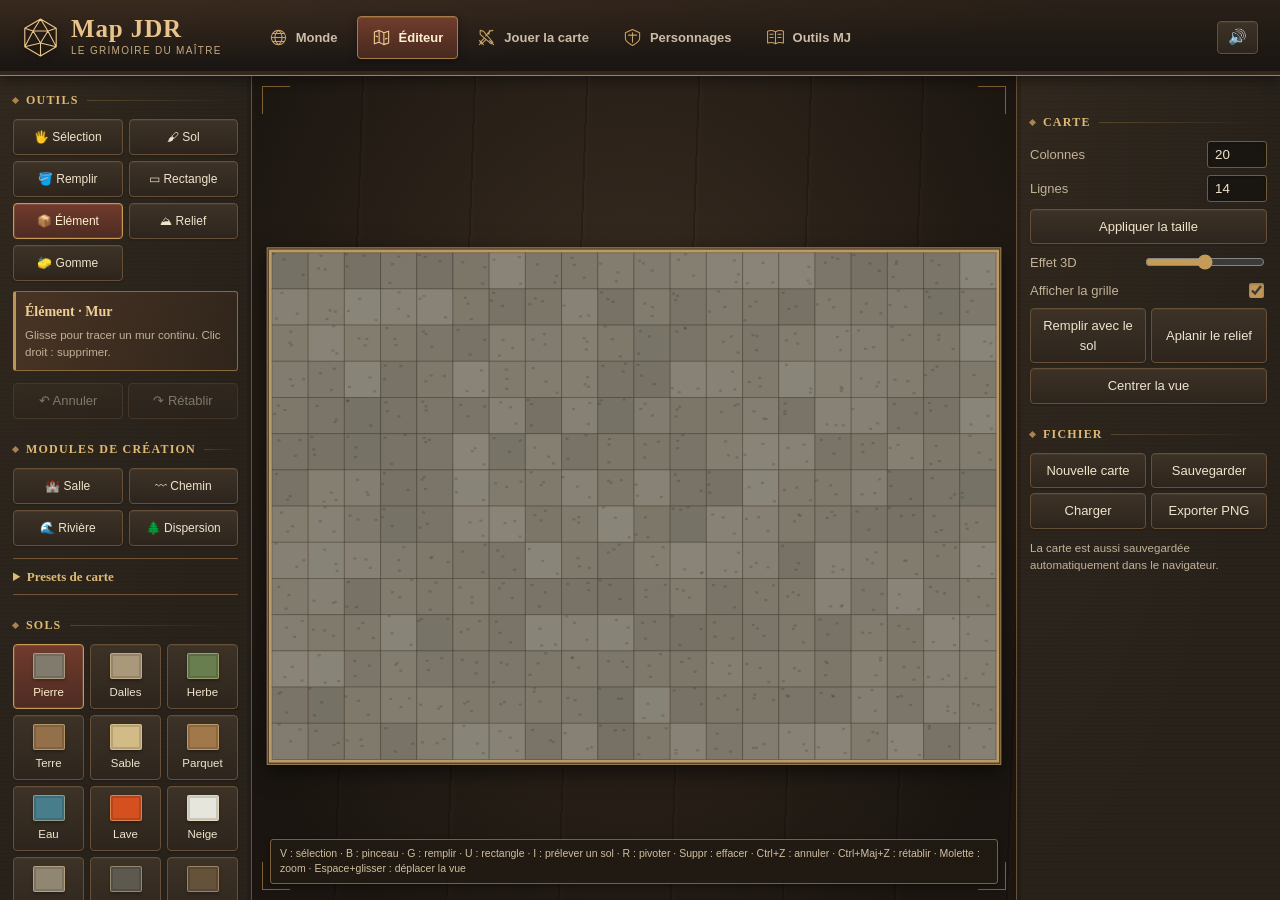
<file: index.html>
<!DOCTYPE html>
<html lang="fr">
<head>
<meta charset="utf-8">
<meta name="viewport" content="width=device-width, initial-scale=1">
<script>if(new URLSearchParams(location.search).has('joueurs'))location.replace(new URL('players.html',location.href));</script>
<title>Map JDR — Le grimoire du maître</title>
<link rel="stylesheet" href="css/style.css">
<link rel="stylesheet" href="css/grimoire.css">
<link rel="stylesheet" href="css/equipment.css">
<link rel="stylesheet" href="css/notebook.css">
<link rel="stylesheet" href="css/encounters.css">
<link rel="stylesheet" href="css/expedition.css">
</head>
<body class="mode-edit">
<svg class="icon-defs" xmlns="http://www.w3.org/2000/svg" aria-hidden="true">
  <symbol id="icon-d20" viewBox="0 0 40 44"><path d="M20 2 37 12v20L20 42 3 32V12Z M20 2 12 15 3 12 M20 2l8 13 9-3 M3 32l9-17h16l9 17 M3 32l17-4 17 4 M12 15l8 13 8-13 M20 28v14"/></symbol>
  <symbol id="icon-world" viewBox="0 0 24 24"><circle cx="12" cy="12" r="9"/><path d="M3 12h18M12 3c-6 5-6 13 0 18 6-5 6-13 0-18ZM5 7h14M5 17h14"/></symbol>
  <symbol id="icon-map" viewBox="0 0 24 24"><path d="m3 5 6-2 6 3 6-2v15l-6 2-6-3-6 2Zm6-2v15m6-12v15M5 10l2 1m10 3 2-1"/></symbol>
  <symbol id="icon-swords" viewBox="0 0 24 24"><path d="m4 3 4 1 12 14-2 2L4 8Zm16 0-4 1-5 6m-2 3-5 5 2 2 5-5M3 16l5 5m8-18-1 5m1 8 5 5M3 21l3-3m12 0 3 3"/></symbol>
  <symbol id="icon-shield" viewBox="0 0 24 24"><path d="M12 2 3 6v7c0 4 5 7 9 9 4-2 9-5 9-9V6Zm0 4v12M7 9h10"/></symbol>
  <symbol id="icon-book" viewBox="0 0 24 24"><path d="M12 5C9 3 5 3 2 4v15c3-1 7-1 10 1 3-2 7-2 10-1V4c-3-1-7-1-10 1Zm0 0v15M5 8h4m-4 4h4m6-4h4m-4 4h4"/></symbol>
</svg>
<header id="tabs">
  <div class="brand"><svg class="brand-seal" aria-hidden="true"><use href="#icon-d20"/></svg><div><span>Map JDR</span><small>Le grimoire du maître</small></div></div>
  <nav class="primary-nav" aria-label="Sections du grimoire">
    <button class="tab" data-mode="world"><svg class="nav-icon" aria-hidden="true"><use href="#icon-world"/></svg>Monde</button>
    <button class="tab" data-mode="edit"><svg class="nav-icon" aria-hidden="true"><use href="#icon-map"/></svg>Éditeur</button>
    <button class="tab" data-mode="play"><svg class="nav-icon" aria-hidden="true"><use href="#icon-swords"/></svg>Jouer la carte</button>
    <button class="tab" data-mode="chars"><svg class="nav-icon" aria-hidden="true"><use href="#icon-shield"/></svg>Personnages</button>
    <button class="tab" data-mode="gm"><svg class="nav-icon" aria-hidden="true"><use href="#icon-book"/></svg>Outils MJ</button>
  </nav>
  <button id="btnSound" class="sound-btn" aria-label="Activer ou couper le son">🔊</button>
  <button id="mapLocTag" class="map-loc hidden" title="Lieu du monde lié à cette carte de combat"></button>
</header>

<div id="app">
  <!-- ===== Éditeur : panneau gauche ===== -->
  <aside id="left" class="edit-only">
    <h2>Outils</h2>
    <div class="tools">
      <button data-tool="select">🖐 Sélection</button>
      <button data-tool="floor">🖌 Sol</button>
      <button data-tool="fill" title="Remplir une zone de même sol (G)">🪣 Remplir</button>
      <button data-tool="rect" title="Tracer une surface de sol (U)">▭ Rectangle</button>
      <button data-tool="object">📦 Élément</button>
      <button data-tool="relief">⛰ Relief</button>
      <button data-tool="erase">🧽 Gomme</button>
    </div>
    <div class="editor-tool-info" aria-live="polite">
      <strong id="editorToolName"></strong>
      <p id="editorToolHint" class="muted"></p>
    </div>
    <div id="brushOptions">
      <label for="brush">Pinceau <output id="brushValue" for="brush">1 case</output></label>
      <input id="brush" type="range" min="1" max="10" value="1">
      <label>Forme <select id="brushShape"><option value="square">Carré</option><option value="circle">Rond</option></select></label>
    </div>
    <div class="row editor-history">
      <button id="btnUndo" title="Ctrl+Z" disabled>↶ Annuler</button>
      <button id="btnRedo" title="Ctrl+Maj+Z ou Ctrl+Y" disabled>↷ Rétablir</button>
    </div>
    <h2>Modules de création</h2>
    <div class="tools map-module-tools">
      <button data-map-module="room">🏰 Salle</button>
      <button data-map-module="path">〰 Chemin</button>
      <button data-map-module="river">🌊 Rivière</button>
      <button data-map-module="scatter">🌲 Dispersion</button>
    </div>
    <details class="editor-presets">
      <summary>Presets de carte</summary>
      <div class="grid" id="presetPal"></div>
      <label>Ajouter le décor <input id="presetDeco" type="checkbox" checked></label>
      <p class="muted">Génère toute la carte. Recliquer = nouvelle variante. Ctrl+Z pour annuler.</p>
    </details>
    <h2>Sols</h2>
    <div class="grid" id="floorPal"></div>
    <h2>Éléments</h2>
    <input id="objSearch" type="search" placeholder="Rechercher un décor…" aria-label="Rechercher un décor">
    <label>Catégorie <select id="objCategory">
      <option value="">Tous</option><option value="structure">Construction</option>
      <option value="nature">Nature</option><option value="furniture">Mobilier</option>
      <option value="camp">Campement</option><option value="tavern">Taverne</option><option value="dungeon">Donjon et accessoires</option><option value="token">Pions</option>
    </select></label>
    <p class="muted">Les petits accessoires sont visuels : ils ne bloquent pas les déplacements. R pour les pivoter après sélection.</p>
    <div class="grid" id="objPal"></div>
    <p id="objEmpty" class="muted hidden">Aucun décor trouvé. Essaie un autre mot ou une autre catégorie.</p>
  </aside>

  <!-- ===== Jouer : panneau gauche ===== -->
  <aside id="playLeft" class="play-only">
    <div id="sheetPalBox">
      <h2>Mes personnages</h2>
      <div class="grid" id="sheetPal"></div>
    </div>
    <h2>Personnages</h2>
    <div class="grid" id="heroPal"></div>
    <h2>Monstres</h2>
    <input id="monsterSearch" type="search" placeholder="Rechercher un monstre…" aria-label="Rechercher un monstre">
    <label>Taille <select id="monsterSize">
      <option value="">Toutes les tailles</option><option value="small">Petits</option>
      <option value="medium">Moyens</option><option value="large">Gros</option>
    </select></label>
    <div class="grid" id="monsterPal"></div>
    <p id="monsterEmpty" class="muted hidden" role="status">Aucun monstre ne correspond à cette recherche.</p>
    <p class="muted">Choisis une figurine puis clique sur la carte pour la poser (Maj+clic pour en poser plusieurs).
      Glisse une figurine pour la déplacer, clic droit pour la retirer.</p>
    <p class="muted">Une figurine sur une colline, une caisse, une table ou un mur est plus haute :
      sa hauteur s'affiche au-dessus d'elle (▲).</p>
  </aside>

  <main>
    <canvas id="cv"></canvas>
    <div id="attackHint" class="hidden"></div>
    <div id="playerBanner"></div>
    <div id="help">
      <span class="edit-only">V : sélection · B : pinceau · G : remplir · U : rectangle · I : prélever un sol · R : pivoter · Suppr : effacer · Ctrl+Z : annuler · Ctrl+Maj+Z : rétablir · Molette : zoom · Espace+glisser : déplacer la vue</span>
      <span class="play-only">A : attaquer · Entrée : fin du tour · Survoler/sélectionner : portées (vert = déplacement, rouge = attaque) · Glisser : déplacer une figurine · Clic droit : retirer · Flèches : déplacer d'une case · Molette : zoom · Espace+glisser : déplacer la vue · Ctrl+Z : annuler</span>
    </div>
  </main>

  <!-- ===== Éditeur : panneau droit ===== -->
  <aside id="right" class="edit-only">
    <section id="mapModulePanel" class="map-module-panel hidden" aria-labelledby="mapModuleTitle">
      <h2 id="mapModuleTitle">Module de création</h2>
      <div data-module-options="room">
        <label>Sol <select id="moduleRoomFloor"></select></label>
        <label>Entrée <select id="moduleDoor"><option value="south">Sud</option><option value="north">Nord</option><option value="west">Ouest</option><option value="east">Est</option><option value="none">Sans entrée</option></select></label>
        <label>Largeur de l'entrée <select id="moduleDoorWidth"><option value="1">1 case</option><option value="2">2 cases</option></select></label>
        <label>Hauteur des murs <input id="moduleWallHeight" type="number" min="1" max="6" step="1" value="2"></label>
        <label>Aplanir la salle <input id="moduleRoomFlat" type="checkbox" checked></label>
        <p class="muted">Trace une zone libre d’au moins 4 × 4 cases. L’entrée est une ouverture dans le mur. Le relief est aplani au niveau du premier coin si l’option est cochée.</p>
      </div>
      <div data-module-options="path">
        <label>Revêtement <select id="modulePathFloor"></select></label>
        <label>Largeur <select id="modulePathWidth"><option value="1">1 case</option><option value="2" selected>2 cases</option><option value="3">3 cases</option><option value="4">4 cases</option><option value="5">5 cases</option><option value="6">6 cases</option></select></label>
        <p class="muted">Glisse pour dessiner le chemin, puis relâche. Le relief et les décors restent en place.</p>
      </div>
      <div data-module-options="river">
        <label>Largeur de l’eau <select id="moduleRiverWidth"><option value="1">1 case</option><option value="2">2 cases</option><option value="3" selected>3 cases</option><option value="4">4 cases</option><option value="5">5 cases</option><option value="6">6 cases</option></select></label>
        <label>Berges de sable <input id="moduleRiverBanks" type="checkbox" checked></label>
        <p class="muted">Glisse pour dessiner le cours d’eau. Les berges ajoutent une case autour de l’eau ; le relief et les décors restent en place.</p>
      </div>
      <div data-module-options="scatter">
        <label>Décor <select id="moduleScatterTheme"><option value="forest">Forêt</option><option value="rocks">Rochers</option><option value="supplies">Caisses et tonneaux</option><option value="undergrowth">Sous-bois fleuri</option><option value="camp">Accessoires de camp</option><option value="dungeon">Vestiges de donjon</option></select></label>
        <label for="moduleDensity">Densité <output id="moduleDensityValue" for="moduleDensity">25 %</output></label>
        <input id="moduleDensity" type="range" min="5" max="60" step="5" value="25">
        <p class="muted">Trace une zone pour répartir le décor. Les cases occupées, l’eau, la lave et le vide sont évités. Maximum : 250 éléments par geste.</p>
      </div>
      <p id="mapModuleFeedback" class="module-feedback" role="status" aria-live="polite">Glisse sur la carte pour voir l’aperçu.</p>
      <button id="btnModuleExit" class="wide-btn">Revenir à la sélection</button>
    </section>
    <div id="selPanel" class="hidden">
      <h2>Élément sélectionné</h2>
      <label>Type <span id="selType"></span></label>
      <label>Nom / lettre <input id="selLabel" type="text"></label>
      <label>Largeur (cases) <input id="selW" type="number" min="1" max="20"></label>
      <label>Profondeur (cases) <input id="selH" type="number" min="1" max="20"></label>
      <label>Hauteur <input id="selE" type="range" min="0" max="6" step="0.1"></label>
      <label>Couleur <input id="selColor" type="color"></label>
      <div class="row">
        <button id="btnRot">↻ Pivoter</button>
        <button id="btnDup">⧉ Dupliquer</button>
        <button id="btnDel">🗑 Supprimer</button>
      </div>
    </div>

    <h2>Carte</h2>
    <label>Colonnes <input id="mapCols" type="number" min="2" max="150"></label>
    <label>Lignes <input id="mapRows" type="number" min="2" max="150"></label>
    <button id="btnResize" style="width:100%">Appliquer la taille</button>
    <label>Effet 3D <input id="depth" type="range" min="0" max="1" step="0.05"></label>
    <label>Afficher la grille <input id="showGrid" type="checkbox"></label>
    <div class="row">
      <button id="btnFill">Remplir avec le sol</button>
      <button id="btnFlat">Aplanir le relief</button>
    </div>
    <button id="btnFit" style="width:100%; margin-top:5px">Centrer la vue</button>

    <h2>Fichier</h2>
    <div class="row">
      <button id="btnNew">Nouvelle carte</button>
      <button id="btnSave">Sauvegarder</button>
    </div>
    <div class="row" style="margin-top:5px">
      <button id="btnLoad">Charger</button>
      <button id="btnPng">Exporter PNG</button>
    </div>
    <input id="fileIn" type="file" accept=".json" hidden>
    <p class="muted">La carte est aussi sauvegardée automatiquement dans le navigateur.</p>
  </aside>

  <!-- ===== Monde ===== -->
  <aside id="worldLeft" class="world-only">
    <h2>Monde</h2>
    <input id="wName" class="w-name" type="text">
    <button id="btnNemai" class="primary wide-btn">🗺 Utiliser la carte de Nemaï</button>
    <button id="btnPreviousWorld" class="wide-btn hidden">↶ Revenir au monde précédent</button>
    <p id="nemaiNotice" class="muted hidden" role="status"></p>
    <div class="w-day">📅 Jour <b id="wDay"></b>
      <button id="wNext" class="mini" title="Faire passer une journée">+1 jour</button>
      <button id="wShort" class="mini" title="1 heure : dés de vie et capacités de repos court">☕ Repos court</button>
      <button id="wRest" class="mini" title="Le groupe récupère PV, capacités et dés de vie (+1 jour)">🛏 Repos long</button>
    </div>

    <section class="player-controls" aria-label="Écran des joueurs">
      <h2>Écran des joueurs</h2>
      <button id="btnWorldPlayers" class="primary wide-btn">📺 Ouvrir l’écran des joueurs</button>
      <label>Masquer l’écran <input type="checkbox" data-player-curtain></label>
      <label>Voir comme les joueurs <input id="previewWorldPlayers" type="checkbox"></label>
      <p class="muted" data-player-status role="status">Monde et combat dans la même fenêtre.</p>
      <p class="muted">Les lieux et les héros sont publics ; monstres, quêtes et préparatifs restent côté MJ. Le parchemin de Nemaï et ses noms imprimés sont visibles en entier.</p>
    </section>
    <h2>Lieux</h2>
    <div class="row"><input id="wSearch" type="text" placeholder="Rechercher..."><select id="wFilter"><option value="">Tous</option></select></div>
    <div id="wLocList"></div>
    <div class="row" style="margin-top:6px">
      <select id="wAddKind"></select><button id="wAddLoc">📍 Ajouter</button>
    </div>

    <h2>Affichage</h2>
    <label>Royaumes <input id="wo_regions" type="checkbox"></label>
    <label>Rivières <input id="wo_rivers" type="checkbox"></label>
    <label id="worldSymbolLabel">Montagnes et forêts <input id="wo_symbols" type="checkbox"></label>
    <label id="worldLabelLabel">Noms <input id="wo_labels" type="checkbox"></label>
    <label>Style parchemin <input id="wo_parchment" type="checkbox"></label>
    <button id="wFit" style="width:100%">Voir tout le monde</button>

    <h2>Génération</h2>
    <p id="nemaiGenerationHint" class="muted hidden">Nemaï suit la carte de référence. Pour créer un autre monde, choisis une forme procédurale ci-dessous.</p>
    <label>Forme <select id="wStyle"></select></label>
    <label>Graine <input id="wSeed" type="number"></label>
    <div class="row"><button id="wRegen" title="Même graine = même monde">↻ Regénérer</button><button id="wGen">🎲 Nouveau monde</button></div>

    <h2>Légende</h2>
    <div id="wLegend" class="legend"></div>

    <h2>Campagne</h2>
    <div class="row"><button id="wExport">💾 Exporter</button><button id="wImport">📂 Importer</button></div>
    <input id="campIn" type="file" accept=".json" hidden>
    <p class="muted">Un seul fichier : monde, lieux et leurs cartes de combat, fiches de personnages, carte en cours et caractéristiques.</p>
  </aside>
  <section id="worldMain" class="world-only">
    <canvas id="wcv"></canvas>
    <div id="worldTip" class="hidden"></div>
    <div id="worldHint" class="hidden"></div>
    <div id="worldHelp">Clic : sélectionner · Maj+clic : former un groupe · Clic droit : voyager · Glisser : déplacer · Molette : zoom</div>
  </section>
  <aside id="worldRight" class="world-only">
    <div id="worldSel"></div>
  </aside>

  <!-- ===== Personnages : liste + fiche ===== -->
  <aside id="sheetSide" class="chars-only">
    <h2>Mes fiches</h2>
    <div id="sheetList"></div>
    <button id="btnNewSheet" class="primary" style="width:100%; margin-top:6px">➕ Nouveau personnage</button>
    <div class="row" style="margin-top:6px"><button id="btnSheetsExport">💾 Exporter</button><button id="btnSheetsImport">📂 Importer</button></div>
    <input id="sheetsIn" type="file" accept=".json" hidden>
    <p class="muted">Les fiches sont gardées dans le navigateur. Exporte-les pour les sauvegarder ou les partager.
      Pose-les sur la carte avec « Placer sur la carte » ou depuis l'onglet Jouer.</p>
  </aside>
  <section id="sheetMain" class="chars-only">
    <div id="sheetEmpty" class="sheet-empty">Crée ton premier personnage avec « ➕ Nouveau personnage ».</div>
    <div id="sheetForm" class="sheet"></div>
  </section>

  <!-- ===== Outils MJ ===== -->
  <section id="gmMain" class="gm-only"></section>
  <aside id="gmSide" class="gm-only"></aside>

  <!-- ===== Jouer : panneau droit ===== -->
  <aside id="playRight" class="play-only">
    <section class="player-combat-controls" aria-label="Projection du combat">
      <h2>Écran joueur · Combat</h2>
      <button id="btnPlayers" class="primary wide-btn">📺 Afficher le combat aux joueurs</button>
      <button id="btnStartPlayers" class="wide-btn">⚔ Commencer avec les joueurs</button>
      <label>Masquer l’écran <input type="checkbox" data-player-curtain></label>
      <p class="muted" data-player-status role="status">Carte, tours et initiative dans une seconde fenêtre.</p>
    </section>
    <div class="turn-bar">
      <div><span id="turnLabel"></span><div id="turnWho" class="muted"></div></div>
      <button id="btnStartCombat">⚔ Commencer le combat</button>
      <button id="btnNextTurn" title="Entrée ou N">⏭ Fin du tour</button>
    </div>
    <div class="row combat-ctl" id="combatCtl">
      <button id="btnRestart" title="Positions de départ, PV pleins, nouvelle initiative">↺ Recommencer</button>
      <button id="btnNewCombat" title="Positions de départ, PV pleins, retour en préparation">⏹ Nouveau combat</button>
      <button id="btnEndCombat" title="Partage l'XP des ennemis vaincus et enregistre les PV sur les fiches">🏁 Terminer</button>
    </div>
    <label class="auto-roll"><span>🎲 Jets d'attaque et de dégâts automatiques</span><input id="autoRoll" type="checkbox"></label>
    <div class="mode-box">
      <div class="mode-head"><span id="modeBadge" class="mode-badge"></span></div>
      <label>⚖ Règles strictes <input id="rulesMode" type="checkbox"></label>
      <p class="muted">Décoché = mode MJ : tu contrôles tout, les règles sont comptées et signalées sans jamais bloquer.</p>
      <label>🤖 Monstres joués par l'IA <input id="autoMonsters" type="checkbox"></label>
      <label>🤖 Héros joués par l'IA <input id="autoHeroes" type="checkbox"></label>
      <div class="row ai-row">
        <label>Vitesse <select id="aiSpeed"><option value="0.5">×0,5</option><option value="1">×1</option><option value="2">×2</option><option value="4">×4</option></select></label>
        <button id="btnAiPause" class="mini">⏸ Pause</button>
      </div>
    </div>
    <button id="btnAi" class="wide-btn hidden" style="margin:-4px 0 10px">🤖 Jouer le tour de ce monstre</button>
    <section id="encounterTray" class="hidden" aria-label="Renforts préparés"></section>
    <h2>Suivi du combat <span class="muted">(ordre d'initiative)</span></h2>
    <div id="unitList"></div>
    <button id="btnClearUnits" style="width:100%; margin:4px 0 6px">Retirer toutes les figurines</button>

    <div id="unitPanel" class="hidden">
      <h2>Figurine sélectionnée</h2>
      <div class="unit-head"><div id="unitHead"></div><input id="unitName" type="text"></div>
      <label class="hide-tog">🙈 Cachée aux joueurs <input id="uHidden" type="checkbox"></label>
      <label>Contrôle <select id="uCtrl"><option value="">Selon l'option du camp</option><option value="mj">🎭 MJ</option><option value="ia">🤖 IA</option></select></label>
      <label>Rôle (IA) <span><select id="uRole"><option value="">Automatique</option><option value="tank">Tank</option><option value="soin">Soigneur</option>
        <option value="lanceur">Lanceur de sorts</option><option value="tireur">Tireur</option><option value="escarmoucheur">Escarmoucheur</option><option value="brute">Brute</option></select>
        <span id="uRoleAuto" class="muted"></span></span></label>
      <div id="uEco" class="eco-row"></div>
      <div class="combat-box">
        <div class="hp-line"><span id="uHpTxt"></span><button id="uSheet" class="mini" title="Ouvrir la fiche de personnage">📜 Fiche</button></div>
        <div class="hpbar big"><i id="uHpBar"></i></div>
        <div class="dmg-row">
          <input id="uAmount" type="number" min="1" value="5" title="Montant">
          <button id="btnDmg">💥 Dégâts</button><button id="btnHeal">💚 Soin</button><button id="btnFullHeal" title="PV au maximum">❤️</button>
        </div>
        <div class="cstats">
          <label>PV <input id="uHp" type="number"></label><label>/ max <input id="uHpMax" type="number"></label>
          <label>🛡 CA <input id="uCa" type="number"></label><label>⚡ Init. <input id="uInit" type="number"></label>
          <label>🎯 Toucher <input id="uToucher" type="number"></label><label>⚔ Dégâts <input id="uDegats" type="text"></label>
        </div>
        <div class="muted" style="margin-top:6px">États</div>
        <div class="conds" id="uConds"></div>
        <div class="muted" id="uTrack"></div>
      </div>
      <div class="stat">Hauteur : <b id="unitLvl"></b></div>
      <div class="stat"><span class="dot g"></span>Déplacement : <b id="unitMoveTxt"></b></div>
      <div class="stat"><span class="dot r"></span>Attaque : <b id="unitAtkTxt"></b></div>
      <div class="stat muted" id="unitAbil"></div>
      <div class="row">
        <label>Dépl. <input id="unitMov" type="number" min="0" max="30"></label>
        <label>Portée <input id="unitAtk" type="number" min="1" max="30"></label>
      </div>
      <button id="btnAttack" class="attack-btn">⚔ Attaquer <span class="muted">(A)</span></button>
      <div id="uActions" class="act-list"></div>
      <div class="muted" style="margin-top:6px">Actions</div>
      <div id="uStd" class="std-list"></div>
      <div id="uItemsBox"><div class="muted" style="margin-top:6px">Objets</div><div id="uItems" class="std-list"></div></div>
      <button id="btnUnitBack" style="width:100%; margin:4px 0 2px">↺ Retour au départ du tour</button>
      <div id="unitRel"></div>
      <button id="btnUnitDel" style="width:100%; margin-top:6px">🗑 Retirer de la carte</button>
    </div>


    <h2>Outils du MJ</h2>
    <button id="btnSim" class="wide-btn">🧪 Simuler ce combat (IA contre IA)</button>
    <label>👁 Voir comme les joueurs <input id="previewPlayers" type="checkbox"></label>
    <label>🪤 Pièges et secrets automatiques <input id="autoTraps" type="checkbox"></label>
    <label>🌫 Brouillard de guerre <input id="fogOn" type="checkbox"></label>
    <div id="fogTools" class="fog-tools">
      <div class="row"><button data-fog="reveal">🔦 Révéler</button><button data-fog="hide">🌫 Cacher</button></div>
      <label>Pinceau <input id="fogBrush" type="range" min="1" max="7" value="3"></label>
      <label>Révéler autour des personnages <input id="fogAuto" type="checkbox"></label>
      <label>Vision (cases) <input id="fogRadius" type="number" min="1" max="30"></label>
      <div class="row"><button id="fogHeroes" class="mini">👁 Vue des persos</button><button id="fogAll" class="mini">Tout révéler</button><button id="fogNone" class="mini">Tout cacher</button></div>
    </div>
    <div class="muted" style="margin-top:8px">📌 Marqueurs secrets (visibles par le MJ seulement)</div>
    <div id="markPal" class="mark-pal"></div>
    <div id="markList"></div>

    <h2>Lancer de dés</h2>
    <div class="dice-row"><input id="diceIn" type="text" placeholder="ex. 2d6+3" value="1d20"><button id="btnDice">🎲 Lancer</button></div>
    <div class="dice-quick">
      <button data-die="1d4">d4</button><button data-die="1d6">d6</button><button data-die="1d8">d8</button><button data-die="1d10">d10</button>
      <button data-die="1d12">d12</button><button data-die="1d20">d20</button><button data-die="1d100">d100</button>
      <button data-die="d20 avantage" title="2d20, on garde le meilleur">Av.</button><button data-die="d20 désavantage" title="2d20, on garde le pire">Désav.</button>
    </div>
    <div id="diceOut"></div>

    <h2>Bilan</h2>
    <div id="combatSummary"></div>

    <h2>Journal de combat</h2>
    <div class="row" style="margin-bottom:5px"><button id="btnLogExport" class="mini">💾 Exporter (.txt)</button><button id="btnLogClear" class="mini">Vider</button></div>
    <div id="combatLog"></div>

    <h2>Vue</h2>
    <div class="muted" style="margin-bottom:4px">Portées : <span class="dot g"></span>déplacement · <span class="dot r"></span>attaque</div>
    <div class="row seg">
      <button data-zone="sel">Sélection</button><button data-zone="all">Toutes</button><button data-zone="none">Aucune</button>
    </div>
    <label>Effet 3D <input id="depthPlay" type="range" min="0" max="1" step="0.05"></label>
    <label>Afficher la grille <input id="gridPlay" type="checkbox"></label>
    <button id="btnFitPlay" style="width:100%">Centrer la vue</button>

    <h2>Caractéristiques</h2>
    <p class="muted">Déplacement, portée, escalade, vol, nage : définis dans <b>data/caracteristiques.txt</b>.<br>
      Source actuelle : <b id="statsSrc"></b></p>
    <div class="row">
      <button id="btnStatsLoad">📄 Charger un .txt</button>
      <button id="btnStatsReset">↺ Défaut</button>
    </div>
    <input id="statsIn" type="file" accept=".txt" hidden>
  </aside>
</div>

<!-- ===== Simulation ===== -->
<div id="simModal" class="modal hidden"><div class="modal-box">
  <div class="modal-head"><b id="simTitle"></b><button id="simClose" class="mini">✖</button></div>
  <div class="gm-form sim-form">
    <label>Combats <input id="simN" type="number" min="10" max="1000" value="100"></label>
    <label>Rounds max <input id="simRounds" type="number" min="3" max="100" value="20"></label>
    <label>PV pleins <input id="simFresh" type="checkbox" checked></label>
    <label>Graine <input id="simSeed" type="number" value="1"></label>
    <button id="simRun" class="primary">▶ Lancer</button>
  </div>
  <div id="simOut"></div>
</div></div>

<script src="js/config.js"></script>
<script src="js/utils.js"></script>
<script src="js/state.js"></script>
<script src="js/terrain.js"></script>
<script src="js/sprites.js"></script>
<script src="js/stats.js"></script>
<script src="js/ranges.js"></script>
<script src="js/anims.js"></script>
<script src="js/rules.js"></script>
<script src="js/engine.js"></script>
<script src="js/render.js"></script>
<script src="js/decor.js"></script>
<script src="js/editor.js"></script>
<script src="js/mapmodules.js"></script>
<script src="js/presets.js"></script>
<script src="js/play.js"></script>
<script src="js/combat.js"></script>
<script src="js/chars.js"></script>
<script src="js/fog.js"></script>
<script src="js/sfx.js"></script>
<script src="js/actions.js"></script>
<script src="js/items.js"></script>
<script src="js/equipment.js"></script>
<script src="js/skills.js"></script>
<script src="js/ai.js"></script>
<script src="js/sim.js"></script>
<script src="js/gmtools.js"></script>
<script src="js/worldgen.js"></script>
<script src="js/world-nemai.js"></script>
<script src="js/world.js"></script>
<script src="js/campaign.js"></script>
<script src="js/equipment-ui.js"></script>
<script src="js/world-atlas.js"></script>
<script src="js/encounters.js"></script>
<script src="js/notebook.js"></script>
<script src="js/expedition.js"></script>
<script src="js/input.js"></script>
<script src="js/ui.js"></script>
<script src="js/io.js"></script>
<script src="js/player-screen.js"></script>
<script src="js/main.js"></script>
</body>
</html>
</file>
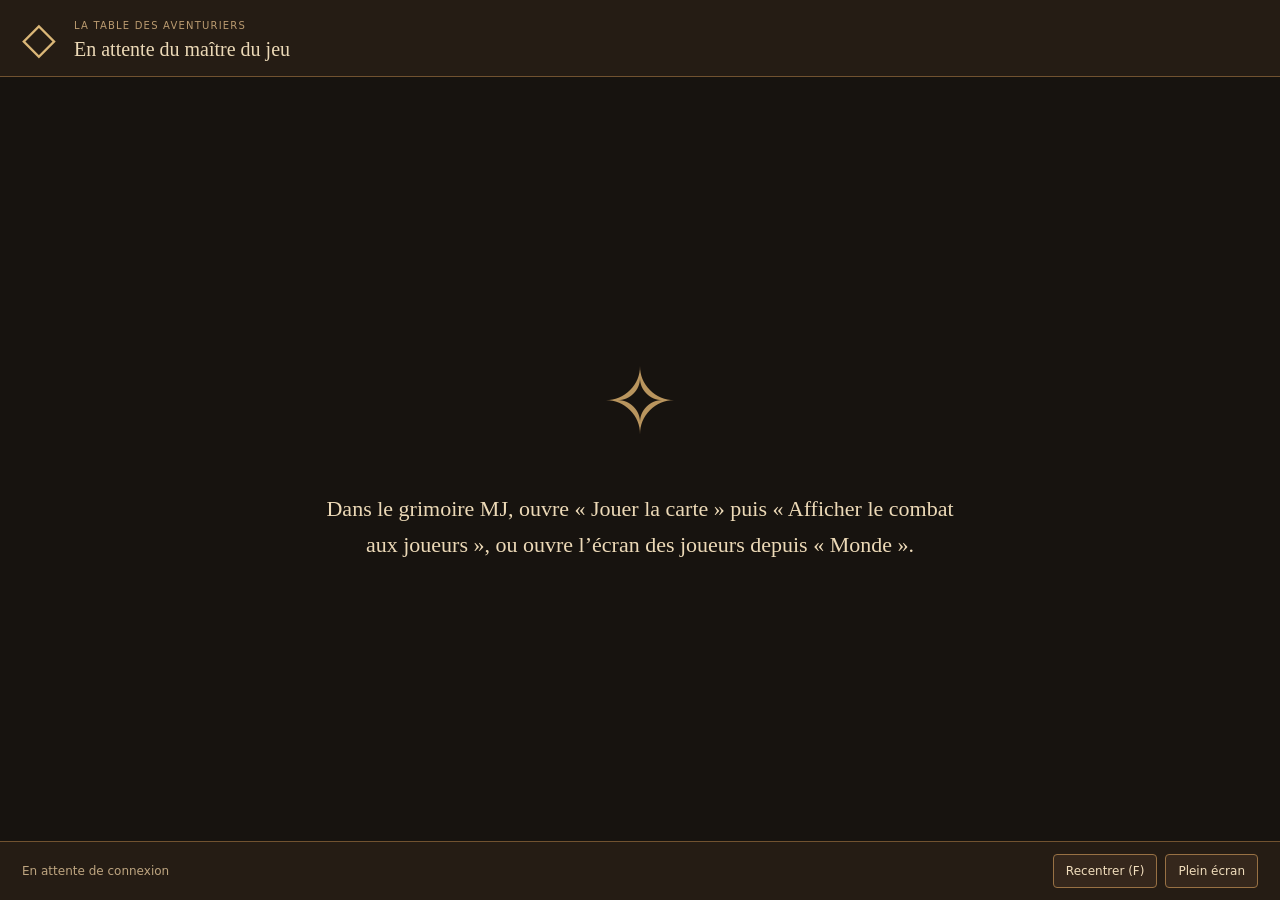
<file: players.html>
<!doctype html>
<html lang="fr">
<head>
  <meta charset="utf-8">
  <meta name="viewport" content="width=device-width,initial-scale=1">
  <title>Écran des joueurs — Map JDR</title>
  <link rel="stylesheet" href="css/players.css">
</head>
<body>
  <header><span class="seal" aria-hidden="true">◇</span><div><small>La table des aventuriers</small><h1 id="sceneTitle">En attente du maître du jeu</h1></div></header>
  <section id="combatHud" aria-label="Suivi du combat" hidden>
    <div class="combat-focus">
      <span id="combatRound" class="round-badge"></span>
      <div class="combat-turn" role="status" aria-live="polite"><strong id="combatTurn"></strong><span id="combatNext"></span></div>
      <span id="combatPhase" class="phase-badge"></span>
    </div>
    <p id="initiativeLabel">Ordre d’initiative · figurines visibles</p>
    <ol id="combatInitiative" aria-labelledby="initiativeLabel" tabindex="0"></ol>
  </section>
  <main><canvas id="projection" aria-label="Carte partagée par le maître du jeu"></canvas>
    <div id="curtain"><span aria-hidden="true">✧</span><p id="curtainText">Dans le grimoire MJ, ouvre « Jouer la carte » puis « Afficher le combat aux joueurs », ou ouvre l’écran des joueurs depuis « Monde ».</p></div>
  </main>
  <footer><span id="connection" role="status">En attente de connexion</span><nav aria-label="Affichage"><button id="fit">Recentrer (F)</button><button id="fullscreen">Plein écran</button></nav></footer>
  <script src="js/player-view.js"></script>
</body>
</html>
</file>
<file: css/style.css>
:root { --bg:#16181d; --panel:#20232a; --panel2:#2a2e37; --txt:#e6e6e6; --mut:#9aa0aa; --acc:#e0a52b; }
* { box-sizing:border-box; }
html,body { margin:0; height:100%; background:var(--bg); color:var(--txt); font:13px/1.4 system-ui,Segoe UI,sans-serif; }
body { display:flex; flex-direction:column; }
#tabs { display:flex; align-items:center; gap:6px; height:44px; padding:0 12px; background:#111318; border-bottom:1px solid #2a2e37; flex-shrink:0; }
#tabs .brand { font-weight:700; color:var(--acc); margin-right:16px; font-size:14px; }
#tabs .tab { padding:6px 16px; }
#app { display:flex; flex:1; min-height:0; }
body.mode-play .edit-only, body.mode-edit .play-only, body.mode-chars .edit-only, body.mode-chars .play-only,
body.mode-chars main, body:not(.mode-chars) .chars-only,
body.mode-world main, body.mode-world .edit-only, body.mode-world .play-only, body:not(.mode-world) .world-only,
body.mode-gm main, body.mode-gm .edit-only, body.mode-gm .play-only, body:not(.mode-gm) .gm-only { display:none !important; }
aside { width:240px; background:var(--panel); padding:10px; overflow-y:auto; overflow-x:hidden; flex-shrink:0; }
main { flex:1; position:relative; }
#cv { width:100%; height:100%; display:block; cursor:crosshair; }
h2 { font-size:12px; text-transform:uppercase; letter-spacing:.08em; color:var(--acc); margin:14px 0 6px; }
h2:first-child { margin-top:0; }
.grid { display:grid; grid-template-columns:repeat(3,1fr); gap:5px; }
#monsterSearch { width:100%; }
#monsterPal .item { min-width:0; overflow-wrap:anywhere; }
.monster-size { color:var(--mut); font-size:10px; line-height:1.3; }
.tools { display:grid; grid-template-columns:repeat(2,1fr); gap:5px; }
button, .btn { background:var(--panel2); color:var(--txt); border:1px solid #3a3f4b; border-radius:6px; padding:6px; cursor:pointer; font:inherit; }
button:hover { border-color:#5a6070; }
button.on { border-color:var(--acc); background:#3a3222; }
.item { display:flex; flex-direction:column; align-items:center; gap:2px; padding:4px 2px; font-size:11px; }
.item canvas { width:44px; height:44px; }
.sw { width:30px; height:30px; border-radius:4px; border:1px solid #0006; }
label { display:flex; justify-content:space-between; align-items:center; gap:6px; margin:4px 0; color:var(--mut); }
input[type=number] { width:60px; } input[type=text] { width:120px; }
input { background:#15171c; color:var(--txt); border:1px solid #3a3f4b; border-radius:4px; padding:3px 5px; }
input[type=range] { width:120px; padding:0; }
.row { display:flex; gap:5px; flex-wrap:wrap; } .row > * { flex:1; }
#help { position:absolute; left:10px; bottom:8px; color:var(--mut); font-size:11px; background:#0009; padding:4px 8px; border-radius:6px; pointer-events:none; }
.hidden { display:none !important; }
.editor-tool-info { margin:10px 0; padding:9px; border:1px solid #64532c; border-radius:7px; background:#302a20; }
.editor-tool-info strong { color:#f2ca75; font-size:12px; }
.editor-tool-info p { margin:5px 0 0; }
#brushOptions { padding:0 2px 7px; }
#brushOptions input[type=range], #objSearch { width:100%; }
#objSearch { margin-bottom:5px; padding:7px; }
.editor-history { margin:8px 0 12px; }
.editor-history button:disabled { opacity:.4; cursor:default; }
.editor-presets { border-block:1px solid #3a3f4b; padding:8px 0; margin:10px 0; }
.editor-presets summary { cursor:pointer; color:var(--acc); font-weight:600; }
.editor-presets[open] summary { margin-bottom:8px; }
.map-module-tools { margin-bottom:12px; }
.map-module-tools button { font-size:12px; padding:8px 4px; }
.map-module-panel { padding:10px; margin-bottom:14px; background:#242d29; border:1px solid #53755d; border-radius:8px; }
.map-module-panel h2 { color:#b1d9b8; }
.map-module-panel select { max-width:124px; }
.map-module-panel input[type=range] { width:100%; }
.module-feedback { padding:8px; border-radius:5px; background:#161e19; color:#b1d9b8; font-size:12px; }
.module-feedback.warn { background:#35241d; color:#ffc18a; }
button:focus-visible, input:focus-visible, select:focus-visible { outline:2px solid var(--acc); outline-offset:2px; }
.px { image-rendering:pixelated; }
.unit-head { display:flex; align-items:center; gap:10px; }
.unit-head input { flex:1; width:auto; min-width:0; font-weight:600; }
.stat { margin:8px 0 4px; }
.rel { padding:4px 7px; border-radius:4px; margin:3px 0; font-size:12px; }
.rel.up { background:#2d3a22; color:#b9e08a; }
.rel.down { background:#3a2222; color:#f0a0a0; }
.rel.eq { background:var(--panel2); color:var(--mut); }
.unit-row { display:flex; align-items:center; gap:8px; width:100%; margin-bottom:4px; text-align:left; padding:3px 6px; }
.unit-row .lvl { margin-left:auto; color:var(--mut); font-size:11px; }
.muted { color:var(--mut); font-size:11px; }
.turn-bar { display:flex; align-items:center; justify-content:space-between; gap:8px; padding:6px 8px; margin-bottom:10px; background:var(--panel2); border-radius:6px; font-size:14px; }
.turn-bar button { background:#3a3222; border-color:var(--acc); }
.player-combat-controls { padding:10px; margin-bottom:12px; border:1px solid var(--acc); border-radius:6px; background:var(--panel2); }
.player-combat-controls .wide-btn { margin:5px 0; }
.player-combat-controls p { margin-bottom:0; }
.dot { display:inline-block; width:10px; height:10px; border-radius:2px; margin-right:5px; vertical-align:-1px; }
.dot.g { background:#3cdc64; } .dot.r { background:#ff4646; }
.seg { margin-bottom:6px; } .seg button { padding:4px 2px; font-size:12px; }
.warn { color:#ffb347; }
#playRight .row label { flex:1; }
#playRight .row input[type=number] { width:48px; }
.attack-btn { width:100%; margin-top:6px; padding:8px; font-weight:700; background:#4a1f1f; border-color:#a33; color:#ffd9d9; }
.attack-btn:hover { border-color:#ff5a5a; } .attack-btn.on { background:#7a2020; border-color:#ff5a5a; }
#attackHint { position:absolute; top:10px; left:50%; transform:translateX(-50%); background:#7a2020ee; color:#fff; padding:6px 14px; border-radius:6px; font-weight:600; pointer-events:none; }
#combatLog div { font-size:12px; padding:3px 6px; margin-bottom:3px; background:var(--panel2); border-left:3px solid #c0392b; border-radius:3px; }
.combat-ctl { margin:-4px 0 10px; } .combat-ctl button { font-size:12px; padding:5px 4px; }

/* ----- Suivi du combat ----- */
#playRight { width:290px; }
.turn-bar #turnWho { font-size:11px; }
.auto-roll { font-size:12px; margin:-2px 0 10px; }
.combat-box { background:#1a1d23; border:1px solid #33384a; border-radius:8px; padding:8px; margin:8px 0; }
.hp-line { display:flex; justify-content:space-between; align-items:center; font-weight:700; font-size:14px; }
.hpbar { position:relative; height:12px; background:#0e1014; border-radius:3px; overflow:hidden; margin-top:3px; }
.hpbar i { position:absolute; left:0; top:0; bottom:0; transition:width .3s; }
.hpbar span { position:absolute; inset:0; font-size:9px; line-height:12px; text-align:center; color:#fff; text-shadow:0 0 2px #000; }
.hpbar.big { height:10px; margin:5px 0 7px; }
.dmg-row { display:flex; gap:4px; } .dmg-row input { width:52px; } .dmg-row button { flex:1; padding:5px 2px; font-size:12px; }
.dmg-row button:last-child { flex:0 0 32px; }
.cstats { display:grid; grid-template-columns:1fr 1fr; gap:0 8px; margin-top:6px; }
.cstats label { margin:2px 0; font-size:12px; } .cstats input { width:58px; }
.conds { display:flex; flex-wrap:wrap; gap:3px; margin-top:3px; }
.cond { padding:2px 4px; font-size:15px; line-height:1.1; opacity:.45; filter:grayscale(.8); }
.cond.on { opacity:1; filter:none; background:#3a2f55; border-color:#9a7ae0; }
#uTrack { margin-top:6px; }
.mini { padding:2px 7px; font-size:11px; }
input.invalid { border-color:#e04a3a; background:#3a1a1a; }
.trow { display:flex; align-items:center; gap:6px; width:100%; margin-bottom:3px; padding:3px 5px; text-align:left; border-left:3px solid #4da3ff; }
.trow.monster { border-left-color:#ff4d4d; }
.trow.active { background:#3a3420; border-color:#ffd23c; box-shadow:0 0 0 1px #ffd23c inset; }
.trow.ko { opacity:.5; }
.trow .ini { width:22px; text-align:center; font-weight:700; color:var(--acc); }
.trow .tinfo { flex:1; min-width:0; }
.trow .tname { font-size:12px; white-space:nowrap; overflow:hidden; text-overflow:ellipsis; }
.trow .tca { font-size:11px; color:var(--mut); }
.turn-focus { background:var(--panel2); border:1px solid #8b7634; border-radius:8px; padding:10px; margin:0 0 12px; display:grid; gap:8px; }
.turn-focus strong { color:#ffd23c; font-size:13px; }
.turn-budget { display:flex; flex-wrap:wrap; gap:5px; font-size:11px; }
.turn-budget span { padding:3px 6px; border-radius:4px; background:#252a34; }
.turn-budget .available { color:#9ae0a0; }
.turn-budget .spent { color:var(--mut); }
.turn-focus button { width:100%; font-size:12px; }
.next-turn { display:block; color:#ffd23c; font-size:10px; margin-top:3px; }
.dice-row { display:flex; gap:4px; } .dice-row input { flex:1; width:auto; min-width:0; }
.dice-quick { display:flex; flex-wrap:wrap; gap:3px; margin-top:4px; } .dice-quick button { padding:3px 6px; font-size:11px; }
#diceOut { margin-top:6px; font-size:13px; } #diceOut b { font-size:22px; color:var(--acc); margin-right:4px; }
table.summary { width:100%; border-collapse:collapse; font-size:12px; }
table.summary th, table.summary td { padding:2px 4px; text-align:center; border-bottom:1px solid #2a2e37; }
table.summary td:first-child { text-align:left; white-space:nowrap; overflow:hidden; max-width:110px; text-overflow:ellipsis; }
#combatLog div.log-round { border-left-color:var(--acc); color:var(--acc); font-weight:600; }
#combatLog div.log-turn { border-left-color:#ffd23c; }
#combatLog div.log-roll { border-left-color:#6a7a9a; color:#c8d0e0; }
#combatLog div.log-hit { border-left-color:#e05a3a; }
#combatLog div.log-crit { border-left-color:#ffcf3a; background:#3a3218; }
#combatLog div.log-miss { border-left-color:#666; color:var(--mut); }
#combatLog div.log-heal { border-left-color:#3cc86a; }
#combatLog div.log-ko { border-left-color:#000; background:#2a1a1a; }
#combatLog div.log-win { border-left-color:#ffd23c; background:#3a3218; font-weight:700; }
#combatLog div.log-cond { border-left-color:#9a7ae0; }
.ellip { max-width:100%; overflow:hidden; text-overflow:ellipsis; white-space:nowrap; }

/* ----- Onglet Personnages ----- */
#sheetSide { width:280px; }
.sheet-row { display:flex; align-items:center; gap:8px; width:100%; text-align:left; margin-bottom:4px; border-left:3px solid #4da3ff; }
.sheet-row.monster { border-left-color:#ff4d4d; }
.sheet-row div { display:flex; flex-direction:column; min-width:0; }
.sheet-row b { white-space:nowrap; overflow:hidden; text-overflow:ellipsis; }
#sheetMain { flex:1; overflow-y:auto; padding:20px 28px; }
.sheet-empty { color:var(--mut); font-size:15px; margin-top:40px; text-align:center; }
.sheet { max-width:980px; margin:0 auto; }
.sheet h3 { font-size:13px; text-transform:uppercase; letter-spacing:.08em; color:var(--acc); margin:22px 0 8px; display:flex; align-items:center; gap:10px; }
.sheet h3 .muted { text-transform:none; letter-spacing:0; }
.sheet-top { display:flex; gap:20px; align-items:flex-start; background:var(--panel); border-radius:10px; padding:16px; }
.portrait { width:128px; height:128px; flex-shrink:0; background:radial-gradient(circle at 50% 70%, #2d3550, #15171c); border-radius:10px; border:1px solid #3a3f4b; display:flex; align-items:center; justify-content:center; }
.portrait canvas { width:112px; height:112px; }
.sheet-id { flex:1; min-width:0; }
.sh-name { width:100%; font-size:24px; font-weight:700; padding:4px 8px; margin-bottom:8px; }
.sheet-fields { display:flex; flex-wrap:wrap; gap:6px 18px; }
.sheet-fields label { margin:0; } .sheet-fields input[type=number] { width:56px; }
select { background:#15171c; color:var(--txt); border:1px solid #3a3f4b; border-radius:4px; padding:3px 5px; font:inherit; }
#shDesc { margin:8px 0; font-size:12px; }
.sprite-pick { display:flex; flex-wrap:wrap; gap:4px; } .sprite-pick button { padding:2px; }
.method-bar { display:flex; flex-wrap:wrap; gap:6px; align-items:center; }
.method-bar .points { margin-left:auto; font-weight:700; color:var(--acc); }
#shRolls { margin:6px 0; min-height:14px; }
.abilities { display:grid; grid-template-columns:repeat(6, 1fr); gap:10px; }
.ability { background:var(--panel); border:1px solid #33384a; border-radius:10px; padding:10px 6px; text-align:center; }
.ability.main { border-color:var(--acc); box-shadow:0 0 0 1px var(--acc) inset; }
.ab-name { font-weight:800; letter-spacing:.06em; } .ab-name span { display:block; font-weight:400; font-size:10px; color:var(--mut); letter-spacing:0; }
.ab-mod { font-size:28px; font-weight:800; margin:4px 0 0; } .ab-mod.pos { color:#7ad97a; } .ab-mod.neg { color:#f08a7a; }
.ab-score { font-size:13px; color:var(--mut); }
.ab-base { display:flex; align-items:center; justify-content:center; gap:6px; margin-top:6px; }
.ab-base button { padding:1px 8px; } .ab-base b { min-width:20px; }
.ab-race { font-size:10px; color:#8ac0ff; min-height:13px; margin-top:3px; }
.derived { display:grid; grid-template-columns:repeat(auto-fill, minmax(160px, 1fr)); gap:8px; }
.dcard { display:flex; flex-direction:column; align-items:flex-start; gap:3px; margin:0; background:var(--panel); border:1px solid #33384a; border-radius:8px; padding:8px 10px; color:var(--txt); }
.dcard.over { border-color:#9a7ae0; }
.dcard input[type=number], .dcard input[type=text] { width:100%; font-size:18px; font-weight:700; }
.dcard input[type=checkbox] { width:18px; height:18px; }
.dname { font-size:12px; color:var(--mut); } .dcalc { font-size:11px; color:#9a7ae0; min-height:13px; }
.dcard.static b { font-size:18px; }
#shArmor { margin-top:8px; }
.wide { justify-content:flex-start; } .wide input { flex:1; width:auto; }
#shNotes { width:100%; margin-top:6px; background:#15171c; color:var(--txt); border:1px solid #3a3f4b; border-radius:6px; padding:8px; font:inherit; resize:vertical; }
.sheet-actions { display:flex; flex-wrap:wrap; gap:8px; margin:20px 0 30px; }
.sheet-actions button { padding:8px 14px; }
button.primary { background:#2c4a2a; border-color:#5aa35a; font-weight:700; }
button.danger { background:#4a1f1f; border-color:#a33; }
button:disabled { opacity:.45; cursor:default; }

/* ----- Onglet Monde ----- */
#worldLeft { width:260px; } #worldRight { width:300px; }
#worldMain { flex:1; position:relative; min-width:0; }
#wcv { width:100%; height:100%; display:block; cursor:grab; }
#worldTip { position:absolute; pointer-events:none; background:#000c; color:#fff; padding:6px 9px; border-radius:6px; font-size:12px; max-width:230px; line-height:1.45; }
#worldHint { position:absolute; top:10px; left:50%; transform:translateX(-50%); background:#2c4a2aee; color:#fff; padding:6px 14px; border-radius:6px; font-weight:600; pointer-events:none; }
#worldHelp { position:absolute; left:50%; transform:translateX(-50%); bottom:8px; color:var(--mut); font-size:11px; background:#0009; padding:4px 8px; border-radius:6px; pointer-events:none; }
input.w-name { width:100%; font-size:16px; font-weight:700; font-family:Georgia, serif; }
.w-day { margin:8px 0; display:flex; align-items:center; gap:5px; flex-wrap:wrap; }
#wSearch { min-width:0; } #wFilter { flex:0 0 90px; }
#wLocList { max-height:260px; overflow-y:auto; margin-top:5px; }
.loc-row { display:flex; align-items:center; gap:6px; width:100%; text-align:left; padding:3px 6px; margin-bottom:2px; font-size:12px; }
.legend { display:grid; grid-template-columns:1fr 1fr; gap:2px 6px; font-size:11px; color:var(--mut); }
.lg { display:flex; align-items:center; gap:4px; }
.swatch { display:inline-block; width:12px; height:12px; border-radius:2px; border:1px solid #0006; flex-shrink:0; }
.wl-head { display:flex; align-items:center; gap:8px; margin-bottom:6px; }
.wl-icon { font-size:28px; } .wl-head input { flex:1; width:auto; min-width:0; font-size:15px; font-weight:700; }
.wl-facts { margin:6px 0 10px; line-height:1.7; font-size:12px; }
#worldRight textarea { width:100%; background:#15171c; color:var(--txt); border:1px solid #3a3f4b; border-radius:6px; padding:6px; font:inherit; font-size:12px; resize:vertical; margin:3px 0 8px; }
.wide-btn { width:100%; margin-top:5px; }
.here { display:flex; flex-wrap:wrap; gap:4px; margin-bottom:6px; }
.here-tok { display:flex; align-items:center; gap:4px; padding:2px 6px 2px 2px; font-size:12px; }
.wc-card { background:#1a1d23; border:1px solid #33384a; border-radius:8px; padding:8px; margin-bottom:8px; }
.wc-top { display:flex; gap:8px; align-items:center; margin-bottom:5px; } .wc-top > div { display:flex; flex-direction:column; }
.wc-card .muted { margin:4px 0; }
.wjournal div { font-size:12px; padding:4px 6px; margin-bottom:3px; background:var(--panel2); border-left:3px solid #7a9a5a; border-radius:3px; }
.map-loc { margin-left:auto; background:#2c3a4a; border-color:#5a7aa0; }
.xpbar { height:8px; background:#0e1014; border-radius:4px; overflow:hidden; margin-top:8px; }
.xpbar i { display:block; height:100%; background:linear-gradient(90deg, #c89a2a, #ffd23c); }
.prog-actions { gap:6px; justify-content:center; } .prog-actions button { width:100%; }
.two-col { display:grid; grid-template-columns:1fr 1fr; gap:12px; margin-top:8px; }
.two-col textarea, #shInv { width:100%; background:#15171c; color:var(--txt); border:1px solid #3a3f4b; border-radius:6px; padding:8px; font:inherit; resize:vertical; }

/* ----- Outils du MJ (carte) ----- */
.fog-tools { background:#1a1d23; border:1px solid #33384a; border-radius:8px; padding:6px 8px; margin:4px 0 6px; }
.mark-pal { display:flex; flex-wrap:wrap; gap:3px; margin:4px 0; } .mark-pal button { padding:3px 6px; font-size:16px; }
.mark-row { display:flex; gap:4px; margin-bottom:3px; } .mark-row input { flex:1; width:auto; min-width:0; } .mark-row select { padding:1px; }
.hide-tog { margin:6px 0 0; }
#playerBanner { display:none; }
body.player-view #tabs, body.player-view aside, body.player-view #help, body.player-view #attackHint { display:none !important; }
body.player-view #cv { cursor:grab; }
body.player-view #playerBanner { display:block; position:absolute; top:12px; left:50%; transform:translateX(-50%); background:#000b; color:#ffe9a8;
  padding:6px 18px; border-radius:20px; font:600 16px Georgia, serif; letter-spacing:.04em; pointer-events:none; }

/* ----- Onglet Outils MJ ----- */
#gmMain { flex:1; overflow-y:auto; padding:18px 22px; }
#gmSide { width:320px; }
.gm-grid { display:grid; grid-template-columns:repeat(auto-fill, minmax(300px, 1fr)); gap:12px; }
.gm-card { background:var(--panel); border:1px solid #33384a; border-radius:10px; padding:12px 14px; }
.gm-card.wide { grid-column:1 / -1; }
.gm-card h3, .gm-h { margin:0 0 6px; font-size:14px; color:var(--acc); }
.gm-h { margin:22px 0 8px; text-transform:uppercase; letter-spacing:.08em; font-size:13px; }
.gm-form { display:flex; flex-wrap:wrap; gap:4px 16px; margin-bottom:6px; } .gm-form label { margin:2px 0; }
.gm-card .row { align-items:center; } .inline { flex:0 0 auto !important; margin:0; gap:6px; }
.gm-out { white-space:pre-wrap; font:13px/1.5 system-ui; margin:8px 0 0; min-height:20px; color:#e8e2d0; }
#encOut { font-size:15px; font-weight:600; }
.gm-res { background:#1a1d23; border:1px solid #2e3240; border-radius:8px; padding:8px 10px; margin-bottom:6px; }
.gm-res-top { display:flex; align-items:center; gap:8px; } .gm-res-top .muted { margin-right:auto; }
.gm-res pre { white-space:pre-wrap; font:12px/1.45 system-ui; margin:4px 0 0; color:#d8d2c0; }
#gmNotes { width:100%; background:#15171c; color:var(--txt); border:1px solid #3a3f4b; border-radius:6px; padding:8px; font:inherit; font-size:12px; resize:vertical; }
#gmSide details { background:#1a1d23; border:1px solid #2e3240; border-radius:6px; padding:5px 8px; margin-bottom:5px; }
#gmSide summary { cursor:pointer; font-weight:600; }
table.ref { width:100%; font-size:12px; border-collapse:collapse; margin-top:4px; } table.ref td { padding:2px 4px; border-bottom:1px solid #2a2e37; }
table.ref td:last-child { text-align:right; color:var(--acc); }
ul.ref { margin:4px 0; padding-left:16px; font-size:12px; line-height:1.5; }

/* ----- Capacités, son ----- */
.act-list { display:flex; flex-direction:column; gap:3px; margin-top:4px; }
.act-btn { width:100%; text-align:left; padding:5px 8px; font-size:12px; background:#2a2440; border-color:#5a4a8a; }
.act-btn:hover { border-color:#9a7ae0; } .act-btn.on { background:#4a3a7a; border-color:#c0a0ff; }
.sound-btn { margin-left:auto; padding:4px 10px; font-size:15px; }
.sound-btn + .map-loc { margin-left:6px; }

/* ----- Règles, IA, simulation ----- */
.mode-box { background:#1a1d23; border:1px solid #33384a; border-radius:8px; padding:6px 8px; margin:-2px 0 10px; }
.mode-box label { margin:3px 0; font-size:12px; } .mode-box p { margin:0 0 4px; }
.mode-badge { display:inline-block; padding:2px 8px; border-radius:10px; font-weight:700; font-size:12px; }
.mode-badge.gm { background:#2c3a4a; color:#cfe0ff; } .mode-badge.rules { background:#4a3a1a; color:#ffd88a; }
.ai-row { align-items:center; } .ai-row label { margin:0; } .ai-row button { flex:0 0 auto; }
.eco-row { display:flex; flex-wrap:wrap; gap:4px; margin:6px 0; }
.eco { font-size:11px; padding:2px 6px; border-radius:10px; background:#22252c; color:#6a7080; }
.eco.on { background:#24402a; color:#9ae0a0; } .eco.warn { background:#4a3a1a; color:#ffd88a; }
.std-list { display:flex; flex-wrap:wrap; gap:3px; margin-top:3px; } .std-btn { padding:3px 7px; font-size:12px; }
#uRole { max-width:120px; }
.modal { position:fixed; inset:0; background:#000a; display:flex; align-items:center; justify-content:center; z-index:50; }
.modal-box { background:var(--panel); border:1px solid #3a3f4b; border-radius:12px; width:min(720px, 94vw); max-height:90vh; overflow-y:auto; padding:14px 18px; }
.modal-head { display:flex; justify-content:space-between; align-items:center; font-size:15px; margin-bottom:8px; }
.sim-form { align-items:center; } .sim-form label { margin:0; }
.sim-progress { height:10px; background:#0e1014; border-radius:5px; overflow:hidden; margin-top:10px; }
.sim-progress i { display:block; height:100%; width:0; background:var(--acc); transition:width .1s; }
.sim-verdict { display:flex; flex-direction:column; padding:10px 14px; border-radius:8px; margin:10px 0; }
.sim-verdict b { font-size:20px; } .sim-verdict.easy { background:#24402a; } .sim-verdict.medium { background:#3a3a1a; }
.sim-verdict.hard { background:#4a2f18; } .sim-verdict.deadly { background:#4a1f1f; }
.sim-bar3 { display:flex; height:22px; border-radius:6px; overflow:hidden; background:#0e1014; }
.sim-bar3 i { display:flex; align-items:center; justify-content:center; font-style:normal; font-size:11px; font-weight:700; color:#fff; }
.sim-bar3 .w, .sim-legend .w { background:#3cc86a; color:#3cc86a; } .sim-bar3 .d, .sim-legend .d { background:#8a8f99; color:#8a8f99; }
.sim-bar3 .l, .sim-legend .l { background:#e04a3a; color:#e04a3a; }
.sim-bar3 i { color:#fff; } .sim-legend { font-size:12px; margin:4px 0 8px; } .sim-legend span { background:none !important; }
.sim-table { width:100%; border-collapse:collapse; font-size:12px; margin:8px 0; }
.sim-table th, .sim-table td { padding:3px 6px; border-bottom:1px solid #2a2e37; text-align:center; } .sim-table td:first-child, .sim-table th:first-child { text-align:left; }
/* ----- Fiches : capacités, compétences, objets ----- */
.sh-acts { display:flex; flex-wrap:wrap; gap:6px; } .sh-act { background:#2a2440; border:1px solid #5a4a8a; border-radius:6px; padding:4px 8px; font-size:12px; }
.sh-act.locked { opacity:.5; background:var(--panel2); border-color:#3a3f4b; }
#shHd { margin-top:6px; }
.sh-skills { display:grid; grid-template-columns:repeat(auto-fill, minmax(200px, 1fr)); gap:2px 10px; }
.sh-skill { justify-content:flex-start; color:var(--txt); font-size:12px; margin:1px 0; } .sh-skill b { color:var(--acc); } .sh-skill.on { color:#fff; }
.sh-items { display:grid; grid-template-columns:repeat(auto-fill, minmax(230px, 1fr)); gap:4px 10px; }
.sh-item { display:flex; align-items:center; gap:6px; font-size:12px; padding:3px 6px; background:var(--panel); border-radius:6px; opacity:.6; }
.sh-item.on { opacity:1; } .sh-item button:first-of-type { margin-left:auto; } .sh-item b { min-width:16px; text-align:center; }
#shRestOut { margin-top:6px; min-height:14px; color:#9ae0a0; }
/* ----- Outils MJ : test de compétence ----- */
.chk-who { display:flex; flex-wrap:wrap; gap:4px 14px; margin:6px 0; } .chk-item { margin:0; gap:4px; justify-content:flex-start; color:var(--txt); }
/* ----- Monde : rencontre, quêtes, réputation, marché ----- */
.pending { background:#4a1f1f; border:1px solid #a33; border-radius:8px; padding:8px; margin-bottom:10px; display:flex; flex-direction:column; gap:5px; }
.quest { background:#1a1d23; border-left:3px solid #ffd23c; border-radius:4px; padding:5px 8px; margin-bottom:5px; font-size:12px; }
.quest.done { border-left-color:#3cc86a; opacity:.7; } .quest.failed { border-left-color:#e04a3a; opacity:.6; }
.quest-top { display:flex; justify-content:space-between; align-items:center; gap:6px; } .quest .muted { margin:3px 0; white-space:pre-wrap; }
.reg-row { cursor:pointer; background:var(--panel2); border:1px solid #3a3f4b; border-radius:6px; } .reg-row .ellip { flex:1; }
.rep { display:flex; align-items:center; gap:3px; font-size:11px; white-space:nowrap; }
.shop { display:flex; flex-direction:column; gap:3px; } .shop-item { display:flex; justify-content:space-between; text-align:left; font-size:12px; padding:4px 8px; }
.shop-item b { color:var(--acc); }
</file>
<file: css/grimoire.css>
/* Identité visuelle du grimoire. Polices et ornements disponibles hors ligne. */
:root {
  color-scheme:dark;
  --bg:#181511; --panel:#27211a; --panel2:#352c22;
  --txt:#f0e4cd; --mut:#c2b298; --acc:#dfb873;
  --line:#665039; --gold:#ad824b; --red:#78352e; --ink:#30271d;
  --title-font:"Palatino Linotype", "Book Antiqua", Georgia, serif;
  --paper:radial-gradient(ellipse at 10% 5%, #fff8e773, transparent 65%),
    repeating-linear-gradient(17deg, #81634606 0 1px, transparent 1px 5px),
    linear-gradient(105deg, #d9c49e, #efe3c9 28%, #e8d7b5 75%, #d6c099);
}
html, body { font:13px/1.5 "Segoe UI", sans-serif; background:var(--bg); color:var(--txt); }
* { scrollbar-width:thin; scrollbar-color:#786046 #201b16; }
::selection { color:#fff4da; background:#894734; }
.icon-defs { position:absolute; width:0; height:0; overflow:hidden; }
.brand-seal, .nav-icon { fill:none; stroke:currentColor; stroke-width:1.35; stroke-linecap:round; stroke-linejoin:round; flex-shrink:0; }

/* Reliure et onglets. */
#tabs {
  height:76px; padding:0 22px; gap:18px; position:relative; z-index:3;
  background:radial-gradient(ellipse at 10% 0%, #62432e4a, transparent 60%), linear-gradient(#292018, #191512);
  border-bottom:1px solid #a98146; box-shadow:0 3px 14px #0007, inset 0 -4px #34271b;
}
#tabs .brand { display:flex; align-items:center; gap:12px; margin:0 14px 0 0; flex-shrink:0; color:#e8c38a; }
.brand-seal { width:37px; height:43px; stroke-width:1.2; filter:drop-shadow(0 2px 3px #0009); }
#tabs .brand span { display:block; font:700 25px/1.1 var(--title-font); letter-spacing:.035em; }
#tabs .brand small { display:block; color:#c5aa81; font:10px/1.8 "Segoe UI", sans-serif; text-transform:uppercase; letter-spacing:.13em; }
.primary-nav { display:flex; align-items:stretch; gap:4px; min-width:0; overflow-x:auto; padding:5px 0; }
#tabs .tab { display:flex; align-items:center; justify-content:center; gap:8px; padding:11px 14px; white-space:nowrap; background:transparent; border-color:transparent; box-shadow:none; color:#cbbda6; border-radius:4px; font-weight:600; }
.nav-icon { width:19px; height:19px; color:#c8a267; }
#tabs .tab:hover { background:#b38a4520; color:#fff0d4; border-color:#715638; }
#tabs .tab.on { color:#fff0d1; border-color:#a57c46; background:linear-gradient(#713c2c, #47291f); box-shadow:inset 0 1px #e6bd6b33, 0 2px 8px #0005; }
#tabs .tab.on .nav-icon { color:#f0cf95; }
.sound-btn { margin-left:auto; min-width:37px; }
.map-loc { max-width:180px; overflow:hidden; text-overflow:ellipsis; white-space:nowrap; }

/* Panneaux en cuir, titres gravés et commandes en laiton. */
#app { min-width:0; }
aside {
  width:252px; padding:16px 13px 22px;
  background:radial-gradient(ellipse at 0 0, #99744615, transparent 70%), repeating-linear-gradient(0deg, #ffffff02 0 1px, transparent 1px 4px), var(--panel);
  border-right:1px solid #685035; box-shadow:inset -4px 0 #0002;
}
#right, #playRight, #worldRight, #gmSide { border-right:0; border-left:1px solid #685035; box-shadow:inset 4px 0 #0002; }
#right { width:264px; } #playRight { width:310px; } #sheetSide { width:280px; }
#worldLeft { width:266px; } #worldRight { width:302px; } #gmSide { width:310px; }
h2 { display:flex; align-items:center; gap:8px; font:700 12px/1.4 var(--title-font); text-transform:uppercase; letter-spacing:.1em; color:var(--acc); margin:22px 0 10px; }
h2::before { content:""; width:5px; height:5px; transform:rotate(45deg); background:var(--gold); flex-shrink:0; }
h2::after { content:""; height:1px; flex:1; background:linear-gradient(90deg, #9e79435e, transparent); }
h2 .muted { font:10px/1.3 "Segoe UI", sans-serif; text-transform:none; letter-spacing:0; }
label { color:var(--mut); margin:7px 0; }
.muted { color:var(--mut); font-size:11.5px; line-height:1.5; }
button, .btn {
  border:1px solid var(--line); border-radius:4px; padding:7px 8px; color:var(--txt);
  background:linear-gradient(#3d3226, #2d251d); box-shadow:inset 0 1px #fff4cd0a, 0 1px 2px #0003;
  transition:background-color .15s, border-color .15s, box-shadow .15s;
}
button:hover:not(:disabled), .btn:hover { border-color:#b18b52; background:linear-gradient(#4b3c2c, #382d22); box-shadow:inset 0 1px #fff4cd18, 0 2px 6px #0004; }
button:active:not(:disabled) { transform:translateY(1px); }
button.on { color:#fff0d1; border-color:#c59a57; background:linear-gradient(#713b2d, #4d2b22); box-shadow:inset 0 0 0 1px #c59a5733; }
button.on:hover:not(:disabled) { background:linear-gradient(#814532, #573025); }
button.primary { color:#fff0d6; background:linear-gradient(#874332, #612c24); border-color:#b48349; }
button.primary:hover:not(:disabled) { background:linear-gradient(#9a4d39, #75362a); }
button.danger, .attack-btn { color:#ffded0; background:linear-gradient(#74332b, #4e2420); border-color:#a7634b; }
.attack-btn:hover:not(:disabled), button.danger:hover:not(:disabled) { background:linear-gradient(#8f4034, #602b24); border-color:#e39972; }
button:disabled, .editor-history button:disabled { opacity:.43; cursor:not-allowed; box-shadow:none; }
button:focus-visible, input:focus-visible, select:focus-visible, textarea:focus-visible, summary:focus-visible { outline:2px solid var(--acc); outline-offset:3px; }
input, select, textarea, #shNotes, #shInv, #gmNotes, #worldRight textarea, .two-col textarea {
  color:var(--txt); background:#191612; border-color:#725a3b; border-radius:3px; padding:5px 7px;
  box-shadow:inset 0 1px 3px #0004; accent-color:#c19755;
}
input::placeholder, textarea::placeholder { color:#a7967c; opacity:1; }
input[type=checkbox] { width:15px; height:15px; flex-shrink:0; }
input[type=range] { padding:0; box-shadow:none; background:transparent; accent-color:#c49c58; }
input[type=color] { padding:2px; height:28px; }
input.invalid { border-color:#e49178; background:#4d2520; }
select { max-width:100%; }
summary { cursor:pointer; }
.grid, .tools { gap:6px; }
.tools button { font-size:12px; padding:8px 5px; }
.item { min-height:65px; padding:8px 3px 6px; font-size:11.5px; gap:5px; }
.item canvas { width:44px; height:44px; filter:drop-shadow(0 2px 2px #0005); }
.sw { width:32px; height:26px; border-radius:2px; border:1px solid #dec39370; box-shadow:inset 0 0 0 2px #0002, 0 2px 3px #0004; }
.editor-tool-info { background:linear-gradient(110deg, #493424, #30251b); border-color:#8b693e; border-left:3px solid #bc9457; border-radius:3px; }
.editor-tool-info strong { font-family:var(--title-font); font-size:14px; color:#f0cf96; }
.editor-presets { border-color:#725536; }
.editor-presets summary { font-family:var(--title-font); font-size:13px; }
.editor-history { margin:12px 0 16px; }
.map-module-panel { background:linear-gradient(135deg, #303a2b, #252a20); border-color:#78825a; border-radius:4px; }
.map-module-panel h2 { color:#cfdbab; }
.module-feedback { background:#1d241b; border-left:2px solid #8b9a61; border-radius:2px; color:#d3debd; }
.module-feedback.warn { border-color:#ba7850; }

/* Table de jeu : ombre des cartes et coins métalliques, sans gêner le pointeur. */
main, #worldMain { min-width:0; background:#1c1712; }
#cv, #wcv {
  background:radial-gradient(ellipse at 50% 40%, #5c46314d, #130f0cb3 85%),
    repeating-linear-gradient(92deg, #35291f 0 2px, #30251b 2px 5px, #2d241b 5px 110px, #1e1813 110px 112px);
}
main::after, #worldMain::after {
  content:""; position:absolute; inset:10px; pointer-events:none;
  background:linear-gradient(#a47b40,#a47b40) left top/28px 1px no-repeat,
    linear-gradient(#a47b40,#a47b40) left top/1px 28px no-repeat,
    linear-gradient(#a47b40,#a47b40) right top/28px 1px no-repeat,
    linear-gradient(#a47b40,#a47b40) right top/1px 28px no-repeat,
    linear-gradient(#a47b40,#a47b40) left bottom/28px 1px no-repeat,
    linear-gradient(#a47b40,#a47b40) left bottom/1px 28px no-repeat,
    linear-gradient(#a47b40,#a47b40) right bottom/28px 1px no-repeat,
    linear-gradient(#a47b40,#a47b40) right bottom/1px 28px no-repeat;
  opacity:.75;
}
#help, #worldHelp { z-index:1; color:#d0bea0; background:#211a13ed; border:1px solid #7d603b; border-radius:3px; padding:6px 9px; box-shadow:0 2px 6px #0006; }
#help { left:18px; right:18px; bottom:16px; font-size:10.5px; }
#worldHelp { bottom:16px; width:max-content; max-width:calc(100% - 36px); text-align:center; }
#attackHint, #worldHint { border:1px solid #d5a665; border-radius:3px; box-shadow:0 4px 16px #0007; z-index:2; }
#attackHint { background:#70342aea; }
#worldHint { background:#3c4a2eee; }
#worldTip { background:#251c14f2; border:1px solid #9c7948; color:#f5e6c8; border-radius:3px; }
body.player-view main::after { display:none; }
body.player-view #playerBanner { background:#21170ef0; border:1px solid #ae8249; border-radius:3px; color:#f0d6a5; }

/* Registres de combat, cartes de voyage et journal. */
.turn-bar { padding:10px; gap:10px; border:1px solid #8c683b; border-radius:4px; background:linear-gradient(#493424, #34261b); }
#turnLabel { font-family:var(--title-font); color:#f0d8af; font-size:17px; }
.turn-bar button { font-size:12px; }
.turn-focus { background:linear-gradient(130deg, #4e3625, #32281c); border-color:#ad824b; border-radius:4px; box-shadow:inset 0 0 0 3px #261c1533; }
.turn-focus strong { color:#f0cf95; font:700 15px var(--title-font); }
.turn-budget span { background:#241d16; border:1px solid #6c523333; border-radius:3px; }
.next-turn { color:#dfb873; }
.combat-box, .mode-box, .fog-tools, .wc-card, .quest, #gmSide details, .gm-res { background:#211c16; border-color:#5c4932; border-radius:4px; }
.trow, .sheet-row, .loc-row, .unit-row { padding:8px 7px; margin-bottom:5px; }
.trow.hero, .sheet-row.hero { border-left-color:#769884; }
.trow.monster, .sheet-row.monster { border-left-color:#ba6a52; }
.trow.active { border-color:#d2a562; background:linear-gradient(110deg, #5b3926, #392a1c); box-shadow:inset 0 0 0 1px #a7814144; }
.hpbar, .xpbar, .sim-progress, .sim-bar3 { background:#181410; border:1px solid #71604350; border-radius:3px; }
.hpbar span { color:#fffaf0; font-weight:600; text-shadow:0 1px 2px #000, 0 0 3px #000; }
.mode-badge { border-radius:3px; }
.mode-badge.gm { color:#d8c4e1; background:#44364a; } .mode-badge.rules { background:#4f3b21; }
.eco { background:#2c251d; color:#c0aa8b; border-radius:3px; }
.eco.on { background:#2d412d; color:#c0dda9; }
.act-btn { background:linear-gradient(#413347, #2f2634); border-color:#85718e; color:#e9dbf0; }
.act-btn:hover:not(:disabled), .act-btn.on { background:linear-gradient(#57445f, #3b2e42); border-color:#bca2c8; }
.cond.on { background:#4b3950; border-color:#aa8fb4; }
.dice-quick { gap:5px; margin-top:7px; }
.dice-quick button { min-width:32px; padding:6px; font-family:var(--title-font); font-size:13px; }
#diceOut b { font-family:var(--title-font); font-size:30px; }
table.summary th, table.summary td, table.ref td, .sim-table th, .sim-table td { border-bottom-color:#76583950; padding-top:5px; padding-bottom:5px; }
table.summary th, .sim-table th { color:var(--acc); font-family:var(--title-font); }
#combatLog div, .wjournal div { padding:7px 9px; background:#2c241c; border-radius:2px; }
#combatLog div.log-round, #combatLog div.log-win { color:#ead09f; background:#463321; border-color:#c5a05d; }
#combatLog div.log-roll { color:#d0c8b7; border-color:#8c8980; }
#combatLog div.log-crit { color:#f4d69f; background:#4c3320; border-color:#d0a253; }
#combatLog div.log-ko { color:#e8b9a8; background:#40241e; border-color:#ad6750; }
.quest { border-left-color:#c19b59; }
.reg-row { border-color:#765839; }
.pending { background:#4d2b22; border-color:#a7684a; border-radius:4px; }
.map-loc { background:#3b3827; border-color:#897e4c; }
.w-name { color:#f0d6ab; }

/* Pages en parchemin : encre lisible, filets fins et sceaux de caractéristiques. */
#sheetMain, #gmMain {
  --txt:#30271d; --mut:#665642; --acc:#823d2e; --panel:#f0e4c9; --panel2:#e7d5b4;
  color-scheme:light; color:var(--txt); background:var(--paper); padding:26px 30px 35px;
  box-shadow:inset 8px 0 18px #50381925, inset -8px 0 18px #50381925;
  scrollbar-color:#94734a #dfcca8;
}
.page-heading { margin:0 0 23px; padding-bottom:16px; border-bottom:1px solid #94724770; position:relative; }
.page-heading::after { content:"◆"; position:absolute; right:0; bottom:-9px; color:#a3804e; background:#e7d5b4; padding-left:8px; font-size:12px; }
.page-eyebrow { color:#765b3a; font-size:10px; text-transform:uppercase; letter-spacing:.18em; }
.page-heading h1 { color:#713a2b; font:700 30px/1.25 var(--title-font); margin:6px 0 3px; }
.page-heading p { color:#665642; margin:0; font-size:12px; }
:is(#sheetMain, #gmMain) button { color:#473522; background:linear-gradient(#f4e9d0, #dfcaa5); border-color:#ae9062; box-shadow:inset 0 1px #fff8e8, 0 1px 2px #6f4a2120; }
:is(#sheetMain, #gmMain) button:hover:not(:disabled) { color:#54291e; background:linear-gradient(#fff2d4, #e9d0a4); border-color:#845f34; }
:is(#sheetMain, #gmMain) button.on, :is(#sheetMain, #gmMain) button.primary { background:linear-gradient(#8b4736, #6c3228); color:#fff1d6; border-color:#643020; box-shadow:inset 0 1px #d9ab6944; }
:is(#sheetMain, #gmMain) button.danger { background:#ecd1b3; color:#832d24; border-color:#b77c62; }
:is(#sheetMain, #gmMain) :is(input, select, textarea) { color:#33291e; background:#fff7e59e; border-color:#b29970; box-shadow:inset 0 1px 3px #6a4c2417; accent-color:#844131; }
:is(#sheetMain, #gmMain) :is(input, textarea)::placeholder { color:#7a6548; }
:is(#sheetMain, #gmMain) input[type=range] { background:transparent; }
.sheet { max-width:1080px; }
.sheet h3, .gm-h { font:700 16px var(--title-font); letter-spacing:.05em; color:#803d2e; border-bottom:1px solid #9e7e4955; padding-bottom:7px; }
.sheet-top { background:#f4e8ce88; border:1px solid #a98b595e; border-top:3px solid #854332; border-radius:4px; padding:18px; box-shadow:0 3px 10px #63411c12; }
.portrait { background:radial-gradient(ellipse at 50% 70%, #71643f, #292b20); border:3px double #b59962; border-radius:50% 50% 6px 6px; box-shadow:inset 0 0 15px #0005; }
input.sh-name { width:100%; font:700 28px var(--title-font); border:0; border-bottom:1px solid #b49a6e; background:transparent !important; box-shadow:none !important; border-radius:0; color:#753a29 !important; }
.ability { background:linear-gradient(135deg, #fcf1d9, #dfcaa2); border:1px solid #9c7a4a; border-radius:24px 24px 7px 7px; padding:13px 6px; box-shadow:inset 0 0 0 3px #fff6df73, 0 2px 5px #67492015; }
.ability.main { border-color:#854332; box-shadow:inset 0 0 0 2px #85433250, 0 2px 5px #67492015; }
.ab-name { color:#75402e; font-family:var(--title-font); }
.ab-mod { font-family:var(--title-font); font-size:32px; }
.ab-mod.pos { color:#365b3c; } .ab-mod.neg { color:#8d352b; }
.ab-race { color:#385773; }
.dcard { background:#f3e8cf88; border-color:#ad9369; border-radius:3px; }
.dcard.over { border-color:#876283; } .dcalc { color:#76516c; }
.dname { color:#695337; }
.sh-act { color:#674265; background:#e2d3d580; border-color:#a88d9d; border-radius:3px; }
.sh-act.locked { background:#d7c7ae; border-color:#aa9575; color:#5e5242; opacity:.8; }
.sh-skill.on { color:#36523a; font-weight:600; }
.sh-item { background:#f4e9d28c; border:1px solid #c3aa7d; border-radius:3px; opacity:1; }
.sh-item:not(.on) { color:#6b5a43; background:#ddcaac; }
#shRestOut { color:#365b3c; }
.xpbar { background:#bca47b; border-color:#967442; }
.xpbar i { background:linear-gradient(90deg, #8c452e, #bd913f); }
.gm-grid { gap:18px; grid-template-columns:repeat(auto-fill, minmax(min(100%, 310px), 1fr)); }
.gm-card { padding:18px; border:1px solid #ab8b596b; border-top:3px solid #8b4a35; border-radius:3px; background:#fbf1dc85; box-shadow:0 3px 9px #61421f14; }
.gm-card h3 { font:700 18px/1.3 var(--title-font); color:#743828; margin-bottom:12px; }
.gm-form { gap:8px 14px; }
.gm-out, #encOut { color:#3f3326; background:#bfa47620; border-left:2px solid #ae8854; padding:10px 12px; font-family:var(--title-font); font-size:15px; }
.gm-out:empty { display:none; }
.gm-res pre { color:#ddc9a8; }
.gm-res-top b { font-family:var(--title-font); color:#e6c58e; }
#gmSide summary { font-family:var(--title-font); color:#e0c191; padding:4px 0; }

/* Écran de simulation et petits affichages. */
.modal { background:#130e09c9; backdrop-filter:blur(4px); }
.modal-box { border:1px solid #b18b53; border-radius:5px; background:linear-gradient(130deg, #352a1e, #231c16); box-shadow:0 15px 80px #0009, inset 0 0 0 4px #b18b5315; padding:20px 23px; }
.modal-head { color:#ecd1a0; font:700 21px var(--title-font); border-bottom:1px solid #94704466; padding-bottom:12px; }
.sim-verdict { border-radius:4px; border:1px solid #b8955144; }
.sim-verdict b { font-family:var(--title-font); }
@media (max-width:1200px) {
  #tabs { padding:0 14px; gap:10px; }
  #tabs .brand { margin-right:4px; gap:8px; }
  #tabs .tab { padding:10px; gap:6px; font-size:12px; }
  #tabs .brand span { font-size:22px; }
  #tabs .brand small { font-size:9px; letter-spacing:.08em; }
  aside, #worldLeft { width:224px; padding:14px 10px; }
  #right { width:242px; } #playRight, #worldRight, #gmSide { width:280px; }
  #sheetSide { width:246px; }
  #sheetMain, #gmMain { padding:22px; }
  .abilities { gap:6px; }
}
@media (max-width:900px) {
  #tabs { height:66px; gap:8px; }
  #tabs .brand small { display:none; }
  .brand-seal { width:27px; height:33px; }
  #tabs .brand span { font-size:19px; }
  #tabs .tab { padding:9px; }
  .nav-icon { width:16px; height:16px; }
  .primary-nav { flex:1; }
  .sound-btn { margin-left:0; }
  .map-loc { max-width:100px; }
  #app { overflow-x:auto; }
  aside, #worldLeft { width:200px; }
  #right { width:230px; }
  #playRight, #worldRight, #gmSide { width:250px; }
  #sheetSide { width:220px; }
  main, #worldMain { flex:1 0 280px; }
  #sheetMain { min-width:400px; }
  #gmMain { min-width:360px; }
  .abilities { grid-template-columns:repeat(3, 1fr); }
  .two-col { grid-template-columns:1fr; }
  .portrait { width:90px; height:104px; }
  .portrait canvas { width:80px; height:80px; }
  .sheet-top { gap:12px; padding:12px; }
  .page-heading h1 { font-size:26px; }
  body.player-view main { min-width:0; flex:1; }
}
@media (prefers-reduced-motion:reduce) {
  *, *::before, *::after { transition:none !important; scroll-behavior:auto !important; }
  button:active:not(:disabled) { transform:none; }
}
</file>
<file: css/equipment.css>
/* Feuillets d'équipement et instruments de l'atlas. */
#equipmentPanel { margin:28px 0; padding:22px; border:1px solid #a98651; border-radius:8px; background:linear-gradient(135deg,#fff4d940,#b4905720); }
.gear-heading,.gear-toolbar,.gear-chest-row { display:flex; align-items:center; gap:10px; justify-content:space-between; flex-wrap:wrap; }
.gear-heading h3 { margin:4px 0 12px; font-size:23px; }
.gear-weight { padding:7px 12px; background:#765b2620; border:1px solid #97764270; border-radius:4px; white-space:nowrap; font-variant-numeric:tabular-nums; }
.gear-status { min-height:1.4em; margin:0 0 14px; font-size:13px; color:#694423; }
.gear-board { display:grid; grid-template-columns:1fr 1.15fr 1fr; grid-template-rows:repeat(5,minmax(76px,auto)); gap:8px; margin:14px 0; }
.gear-avatar { grid-column:2;grid-row:1/6;display:flex;flex-direction:column;align-items:center;justify-content:center;gap:15px;background:radial-gradient(ellipse,#a88a4040,transparent 70%);border:1px solid #96774450;border-radius:45% 45% 6px 6px;min-width:0; }
.gear-avatar canvas { image-rendering:pixelated;filter:drop-shadow(0 12px 8px #34251044);max-width:90%;height:auto; }
.gear-avatar b {font-family:Georgia,serif;text-align:center;overflow-wrap:anywhere;}
.gear-slot { border:1px solid #9c7e4f70;background:#fdf1d360;padding:8px;display:flex;flex-direction:column;gap:5px;min-width:0;border-radius:4px; }
.gear-slot small {font-variant:small-caps;letter-spacing:.08em;color:#795124;font-size:12px;}
.gear-slot>button:first-of-type { min-height:35px;text-align:left;white-space:normal;font-size:12px;overflow-wrap:anywhere; }
.gear-slot .mini {align-self:flex-start;font-size:10px;padding:2px 7px;}
.slot-head {grid-column:1;grid-row:1}.slot-neck {grid-column:3;grid-row:1}.slot-main {grid-column:1;grid-row:2}.slot-off {grid-column:3;grid-row:2}
.slot-armor {grid-column:1;grid-row:3}.slot-cape {grid-column:3;grid-row:3}.slot-hands {grid-column:1;grid-row:4}.slot-feet {grid-column:3;grid-row:4}.slot-ring1 {grid-column:1;grid-row:5}.slot-ring2 {grid-column:3;grid-row:5}
.gear-toolbar {justify-content:flex-start;margin:14px 0;}
.gear-toolbar input[type=search] {flex:1;min-width:130px;}.gear-toolbar input[type=number]{max-width:100px;}
.gear-inventory-layout {display:grid;grid-template-columns:minmax(0,1.25fr) minmax(210px,1fr);gap:14px;align-items:start;}
.gear-inventory {display:grid;grid-template-columns:repeat(2,minmax(0,1fr));gap:7px;max-height:470px;overflow:auto;padding:2px;}
.gear-card {display:flex;flex-direction:column;align-items:flex-start;text-align:left;gap:5px;min-height:85px;padding:10px!important;white-space:normal;overflow-wrap:anywhere;border-left:3px solid #9b8b73!important;}
.gear-card small {font-size:10px;opacity:.85;}.gear-card b {font-size:12px;}.gear-icon {font-size:19px;}
.gear-card.rarity-uncommon{border-left-color:#3b8755!important}.gear-card.rarity-rare{border-left-color:#497eae!important}.gear-card.rarity-epic{border-left-color:#9b62b8!important}.gear-card.rarity-legendary{border-left-color:#cc8b32!important}
.gear-detail {padding:14px;background:#f9edce80;border:1px solid #97703c70;border-radius:5px;overflow-wrap:anywhere;}
.gear-detail h4 {font:700 19px Georgia,serif;margin:0 0 10px;color:#653025;}.gear-detail p{font-size:12px;line-height:1.6;}.gear-detail>button,.gear-detail>select{width:100%;margin-top:7px;}.gear-detail small{display:block;margin-top:8px;}
.gear-compare {padding:10px;background:#c8b16b35;border-left:3px solid #957130;}
.gear-warnings {font-size:12px;line-height:1.6;color:#874528;background:#ae753f12;padding:8px 12px;border-left:2px solid #ac743a;}
#equipmentPanel details {margin-top:12px;padding:12px;border:1px solid #a4865655;border-radius:4px;}
#equipmentPanel summary{cursor:pointer;font-weight:bold;font-family:Georgia,serif;}
.gear-catalog,.market-results {display:grid;gap:5px;max-height:300px;overflow:auto;margin-top:10px;padding:2px;}.gear-catalog{grid-template-columns:repeat(auto-fit,minmax(170px,1fr));}
.gear-catalog button,.market-results button{text-align:left;white-space:normal;padding:8px;}
.gear-form {display:grid;grid-template-columns:repeat(2,minmax(0,1fr));gap:8px 14px;margin-top:12px;}.gear-form label{display:flex;flex-direction:column;align-items:stretch;gap:5px;}.gear-form input,.gear-form select{width:100%!important;}.gear-form input[type=checkbox]{width:auto!important;align-self:flex-start;}
.gear-chest-row{padding:7px 0;border-bottom:1px solid #94764933;}.gear-chest-row span{flex:1;min-width:100px;}
.combat-equipment {border:1px solid #8c713b66;background:#c5a15e0c;padding:9px;margin:10px 0;border-radius:4px;}.combat-equipment label{display:flex;flex-direction:column;align-items:stretch;gap:5px;}.combat-equipment p{font-size:11px;white-space:pre-line;}.combat-equipment .gear-warnings{color:#eac18d;}
.equipment-shop input[type=search],.equipment-shop>select{width:100%;margin:5px 0;}.equipment-shop button:disabled{opacity:.5;}
.atlas-toolbar {position:absolute;left:14px;top:14px;display:flex;align-items:center;gap:5px;padding:6px;background:#241b13ec;border:1px solid #b28b4f;border-radius:5px;box-shadow:0 4px 18px #0005;}
.atlas-toolbar button{padding:6px 9px;font-size:12px;}.atlas-toolbar span{color:#d5bc87;font-size:11px;padding:0 5px;}
#atlasMini {position:absolute;right:14px;bottom:48px;width:180px;height:120px;border:2px solid #a78243;background:#d4bb88;box-shadow:0 3px 15px #0007;border-radius:4px;cursor:crosshair;}
#atlasMini:focus-visible {outline:3px solid #e4bf70;outline-offset:3px;}
body.mode-world.world-map-focus #worldLeft,body.mode-world.world-map-focus #worldRight{display:none}
body.mode-world.world-map-focus #atlasMini{display:none}
.atlas-panel {margin:10px 0 14px;border-top:1px solid #94713e55;border-bottom:1px solid #94713e55;padding:10px 0;}
.atlas-party {display:flex;flex-direction:column;gap:6px;}.atlas-party b{color:#e2c493;font-family:Georgia,serif;}.atlas-party span{font-size:11px;color:#bda780;}
.atlas-filters {display:flex;gap:5px;}.atlas-filters select{min-width:0;flex:1;font-size:11px;}
.atlas-leg {display:grid;grid-template-columns:1fr auto auto;gap:4px;margin:7px 0;padding-bottom:7px;border-bottom:1px solid #91734044;}.atlas-leg>button:first-child{grid-column:1/4;text-align:left;white-space:normal;font-size:12px;}.atlas-leg small{align-self:center;font-size:10px;color:#d7bc91;}
.atlas-total{font-size:12px;font-weight:bold;color:#e8c687;}.atlas-panel .gear-warnings{color:#e4b784;}.atlas-location-controls {display:flex;flex-wrap:wrap;gap:5px;margin:10px 0;}.atlas-location-controls button{flex:1;min-width:100px;font-size:11px;}
@media(max-width:1100px){.gear-inventory-layout{grid-template-columns:1fr;}.gear-detail{max-height:none}.gear-board{grid-template-columns:1fr .7fr 1fr}.gear-avatar canvas{width:75px}.gear-avatar span{font-size:11px;text-align:center}.gear-form{grid-template-columns:1fr}.atlas-toolbar span{display:none}#atlasMini{width:130px;height:87px}}
@media(max-width:760px){#equipmentPanel{padding:12px}.gear-board{grid-template-columns:1fr 1fr;grid-template-rows:auto}.gear-avatar{grid-column:1/3;grid-row:auto;padding:12px;flex-direction:row;border-radius:5px}.gear-avatar canvas{width:48px}.gear-slot{grid-column:auto;grid-row:auto}.gear-heading h3{font-size:20px}.atlas-toolbar{left:7px;top:7px;padding:3px}.atlas-toolbar button{font-size:10px;padding:5px}#atlasMini{width:100px;height:67px;right:7px;bottom:60px}}
</file>
<file: css/notebook.css>
/* Carnet de campagne : répertoire et pages de préparation sur parchemin. */
.gm-nav,.nb-tabs,.nb-toolbar { display:flex; align-items:center; flex-wrap:wrap; gap:8px; }
.gm-nav { margin:0 0 22px; padding-bottom:14px; border-bottom:1px solid #ad9369; }
.gm-nav button { padding:9px 18px; }
.nb-intro { display:flex; justify-content:space-between; align-items:start; gap:16px; }
#gmNotebook h2 { margin:0 0 8px; padding:0; border:0; color:#743828; font:700 24px var(--title-font); }
.nb-intro p { max-width:660px; margin:0 0 16px; }
.nb-tabs { margin:8px 0 16px; }
.nb-tabs button { min-width:90px; }
.nb-toolbar input[type=search] { width:260px; flex:1; min-width:170px; }
.nb-toolbar label { gap:6px; margin:0; }
.nb-status { min-height:18px; font-size:11px; color:#476046; margin:10px 0 16px; }
.nb-status.error { color:#922e24; }
.nb-workspace { display:grid; grid-template-columns:minmax(160px,230px) minmax(0,1fr); gap:18px; align-items:start; }
.nb-list { display:flex; flex-direction:column; gap:8px; max-height:68vh; overflow-y:auto; padding:2px; position:sticky; top:12px; }
.nb-entry { text-align:left; padding:13px 12px; width:100%; white-space:normal; overflow-wrap:anywhere; }
.nb-entry strong { display:block; font:700 17px/1.3 var(--title-font); }
.nb-entry span { display:block; margin-top:6px; font-size:11px; opacity:.85; }
.nb-detail { min-width:0; padding:20px; border:1px solid #ad936980; border-top:3px solid #854332; background:#fff6e58a; border-radius:3px; box-shadow:0 3px 12px #63411c15; }
.nb-detail-head { display:flex; align-items:center; justify-content:space-between; margin-bottom:12px; }
.nb-detail h3 { font:700 16px var(--title-font); color:#743828; margin:18px 0 8px; }
.nb-field { display:flex; flex-direction:column; align-items:stretch; gap:6px; margin:0 0 14px; }
.nb-field>span { font-size:12px; font-weight:600; }
.nb-field :is(input,textarea,select) { width:100%; max-width:none; min-width:0; padding:8px; font-size:13px; }
.nb-field textarea { resize:vertical; min-height:80px; line-height:1.6; }
.nb-field #nb_title,.nb-field #nb_name { font:700 23px var(--title-font); color:#713a2b; }
.nb-columns { display:grid; grid-template-columns:repeat(auto-fit,minmax(min(100%,155px),1fr)); gap:0 12px; }
.nb-checklist { display:flex; flex-direction:column; gap:7px; margin-bottom:18px; }
.nb-check { display:flex; gap:8px; align-items:center; }
.nb-check input[type=text] { flex:1; width:0; min-width:0; padding:7px; }
.nb-check input[type=checkbox]:checked+input { text-decoration:line-through; opacity:.7; }
.nb-checklist>button { align-self:start; }
.nb-empty { padding:60px 16px; text-align:center; color:#765b3a; }
.nb-empty>span { font-size:42px; color:#94734a; }
.nb-quest-state,.nb-receipt { background:#ddc9a355; padding:10px 12px; border-left:3px solid #997341; line-height:1.6; }
.nb-location button { white-space:normal; text-align:left; overflow-wrap:anywhere; }
.quest .nb-progress { font-size:11px; margin:7px 0; }
@media(max-width:1100px) { .nb-workspace { grid-template-columns:1fr; } .nb-list { display:grid; grid-template-columns:repeat(auto-fit,minmax(155px,1fr)); max-height:220px; position:static; } .nb-intro { flex-direction:column; gap:0; } .nb-intro>button { margin-bottom:14px; } }
@media(max-width:700px) { .nb-detail { padding:12px; } .nb-toolbar { align-items:stretch; } .nb-toolbar input[type=search] { flex-basis:100%; } }
</file>
<file: css/encounters.css>
.enc-toolbar,.enc-wave-tabs { display:flex; flex-wrap:wrap; align-items:center; gap:8px; margin:10px 0 16px; }
.enc-toolbar input[type=search] { flex:1; min-width:130px; }
.enc-party,.enc-catalog,.enc-placement { margin:16px 0; padding:12px; border:1px solid #ab8b596b; border-radius:3px; }
.enc-party summary,.enc-catalog summary,.enc-placement summary { cursor:pointer; font-weight:600; color:#743828; }
.enc-party[open] summary,.enc-catalog[open] summary,.enc-placement[open] summary { margin-bottom:12px; }
.enc-budget { padding:14px; background:#c9b18026; border:1px solid #a7865266; border-left:3px solid #83422f; margin:12px 0; }
.enc-budget-head { display:flex; flex-wrap:wrap; justify-content:space-between; gap:8px; }
.enc-budget-head strong { font:700 20px var(--title-font); color:#743828; }
.enc-budget p { margin:7px 0; font-size:12px; }
.enc-thresholds { display:flex; gap:5px; flex-wrap:wrap; }
.enc-thresholds span { padding:4px 7px; background:#d0bc9560; font-size:11px; border:1px solid transparent; }
.enc-thresholds .on { border-color:#83422f; background:#e0c2a0; font-weight:600; }
.enc-monster-row { display:flex; align-items:center; gap:10px; padding:9px 0; border-bottom:1px solid #ab8b5944; }
.enc-monster-name { flex:1; min-width:0; overflow-wrap:anywhere; }
.enc-monster-name strong,.enc-monster-name small { display:block; }
.enc-monster-name small { color:var(--mut); font-size:11px; margin-top:3px; }
.enc-monster-row input { width:54px; }
.enc-monster-row canvas,.enc-catalog-item canvas { flex-shrink:0; image-rendering:pixelated; }
#encCatalog { display:grid; grid-template-columns:repeat(auto-fill,minmax(145px,1fr)); gap:6px; max-height:270px; overflow-y:auto; padding:2px; }
.enc-catalog-item { display:grid; grid-template-columns:32px minmax(0,1fr); text-align:left; align-items:center; gap:0 6px; padding:7px; }
.enc-catalog-item canvas { grid-row:span 2; }.enc-catalog-item span { overflow-wrap:anywhere; }.enc-catalog-item small { opacity:.7; }
#encPreview canvas { display:block; width:100%; max-width:520px; height:auto; border:1px solid #ab8b59; }
#encPreview p { margin:8px 0; } .enc-feedback { color:#844131; font-weight:600; }
.enc-tray-plan { margin:9px 0; padding:10px; border:1px solid #95734866; border-radius:3px; background:#d5a75808; }
.enc-tray-plan>strong { display:block; margin-bottom:7px; color:#dfc69b; }
.enc-tray-plan button { text-align:left; white-space:normal; }
@media(max-width:700px) { .enc-monster-row { gap:6px; }.enc-placement,.enc-party,.enc-catalog { padding:8px; } }
</file>
<file: css/expedition.css>
#expeditionDialog{width:min(900px,calc(100vw - 32px));max-height:calc(100dvh - 40px);box-sizing:border-box;padding:22px;color:#eadbbe;background:linear-gradient(135deg,#2d211b,#191514);border:1px solid #b18a4e;border-radius:12px;box-shadow:0 22px 80px #000a;overflow:auto}
#expeditionDialog::backdrop{background:#0b090bdd;backdrop-filter:blur(3px)}
#expeditionDialog h2,#expeditionDialog h3{font-family:Georgia,serif;color:#efd2a0;margin:0 0 12px}
#expeditionDialog .modal-head{margin-bottom:16px;gap:15px}
.expedition-settings{display:grid;grid-template-columns:repeat(3,minmax(0,1fr));gap:16px;border-bottom:1px solid #795936;padding-bottom:14px}
.expedition-settings label{display:flex;flex-direction:column;align-items:flex-start;gap:8px;font-size:13px}
.expedition-roster{display:grid;grid-template-columns:repeat(4,minmax(0,1fr));gap:12px;margin:18px 0}
.expedition-member{padding:14px;background:#ffffff05;border:1px solid #785833;border-radius:8px;min-width:0}
.expedition-member label{display:flex;align-items:center;gap:8px;justify-content:space-between}.expedition-member strong{overflow-wrap:anywhere;flex:1}
.expedition-health{display:flex;gap:8px;align-items:center;margin-top:12px;font-size:12px}.expedition-health progress{width:100%;min-width:0;accent-color:#91ab69}.expedition-health span{white-space:nowrap}
#expeditionDialog input[type=number]{width:70px}#expeditionDialog select{max-width:100%}
.expedition-supply,.expedition-rest{padding:16px 0;border-top:1px solid #795936}.expedition-supply>label{display:flex;gap:12px;align-items:center}
#expeditionStatus{color:#f4d491;line-height:1.5}#expeditionDialog .muted{line-height:1.5}
@media(max-width:900px){.expedition-roster{grid-template-columns:repeat(2,minmax(0,1fr))}}
@media(max-width:760px){.expedition-settings{grid-template-columns:1fr}.expedition-settings label{flex-direction:row;align-items:center;justify-content:space-between}}
@media(max-width:460px){.expedition-roster{grid-template-columns:1fr}#expeditionDialog{padding:14px}.expedition-rest .row{flex-wrap:wrap}}
</file>
<file: css/players.css>
:root{color-scheme:dark;font:14px/1.5 system-ui,sans-serif;color:#ecd9b7;background:#17130f}
*{box-sizing:border-box}body{margin:0;height:100dvh;display:flex;flex-direction:column;overflow:hidden}
header,footer{display:flex;align-items:center;gap:18px;padding:12px 22px;background:#251c14;border-color:#715230;border-style:solid;border-width:0 0 1px;flex-shrink:0}
header small{color:#bb9b70;letter-spacing:.12em;text-transform:uppercase;font-size:10px}h1{font:20px/1.4 Georgia,serif;margin:0}.seal{font:44px Georgia;color:#dbb778}
main{position:relative;flex:1;min-height:0;background:radial-gradient(ellipse at center,#433421,#15120e)}
canvas{display:block;width:100%;height:100%;cursor:grab;touch-action:none}canvas:active{cursor:grabbing}
#curtain{position:absolute;inset:0;display:flex;flex-direction:column;justify-content:center;align-items:center;text-align:center;padding:30px;background:#17130f}#curtain[hidden]{display:none}#curtain>span{font-size:90px;color:#b9955e}#curtain p{font:22px/1.6 Georgia;max-width:640px}
footer{justify-content:space-between;border-width:1px 0 0;font-size:12px;color:#bea580}nav{display:flex;gap:8px}button{font:inherit;background:#35271c;border:1px solid #987144;color:#f1debd;border-radius:4px;padding:7px 12px;cursor:pointer}button:hover{background:#493522}button:focus-visible{outline:2px solid #eed097;outline-offset:3px}
@media(max-width:600px){header,footer{padding:8px 12px;gap:8px}h1{font-size:16px}.seal{font-size:30px}footer{flex-wrap:wrap}}
#combatHud{flex-shrink:0;padding:10px 22px 12px;background:linear-gradient(110deg,#33251a,#221b16);border-bottom:1px solid #715230}
#combatHud[hidden]{display:none}.combat-focus{display:flex;align-items:center;gap:16px;min-width:0}
.round-badge{flex-shrink:0;padding:8px 14px;border:1px solid #b18a4e;color:#f7d79c;background:#43301c;font:700 18px Georgia,serif}
.combat-turn{min-width:0;display:flex;flex-direction:column}.combat-turn strong{font:700 21px/1.3 Georgia,serif;overflow-wrap:anywhere}.combat-turn span{font-size:12px;color:#c7b08c}
.phase-badge{margin-left:auto;color:#d6b77e;font-size:11px;text-transform:uppercase;letter-spacing:.08em;text-align:right}
#initiativeLabel{margin:8px 0 5px;color:#bea580;font-size:11px}
#combatInitiative{display:flex;gap:8px;margin:0;padding:0 0 4px;list-style:none;overflow:auto;max-height:158px;scrollbar-color:#8f6d3b #241c15}
#combatInitiative:focus-visible{outline:2px solid #eed097;outline-offset:2px}
.combatant{display:flex;align-items:flex-start;gap:10px;flex:0 0 176px;min-width:0;padding:9px;background:#211b16;border:1px solid #5b4937;border-top:3px solid #79a4c0;border-radius:4px}
.combatant.monster{border-top-color:#cb8074}.combatant.active{border-color:#efc879;background:#493522;box-shadow:inset 0 0 0 1px #bc8d4a}.combatant.out{opacity:.65}
.combatant img{image-rendering:pixelated;object-fit:contain;flex-shrink:0}.combatant-info{min-width:0;flex:1;display:flex;flex-direction:column}
.combatant strong{font-size:13px;overflow-wrap:anywhere}.combatant small{font-size:10px;color:#c4af8f}.combatant.active small{color:#ffe0a7}
.hero-hp{font-size:12px;margin-top:4px;font-variant-numeric:tabular-nums}.combatant meter{width:100%;height:8px;margin-top:3px;accent-color:#83b484}
.combatant-state{font-size:11px;color:#ecc69d;margin-top:3px;overflow-wrap:anywhere}.initiative-empty{padding:8px;color:#c4af8f;font-size:12px}
@media(max-width:600px){#combatHud{padding:8px 12px}.combat-focus{gap:9px;flex-wrap:wrap}.round-badge{font-size:14px;padding:6px 8px}.combat-turn{flex:1}.combat-turn strong{font-size:17px}.phase-badge{display:none}.combatant{flex-basis:160px;padding:7px}#combatInitiative{max-height:128px}}
</file>
